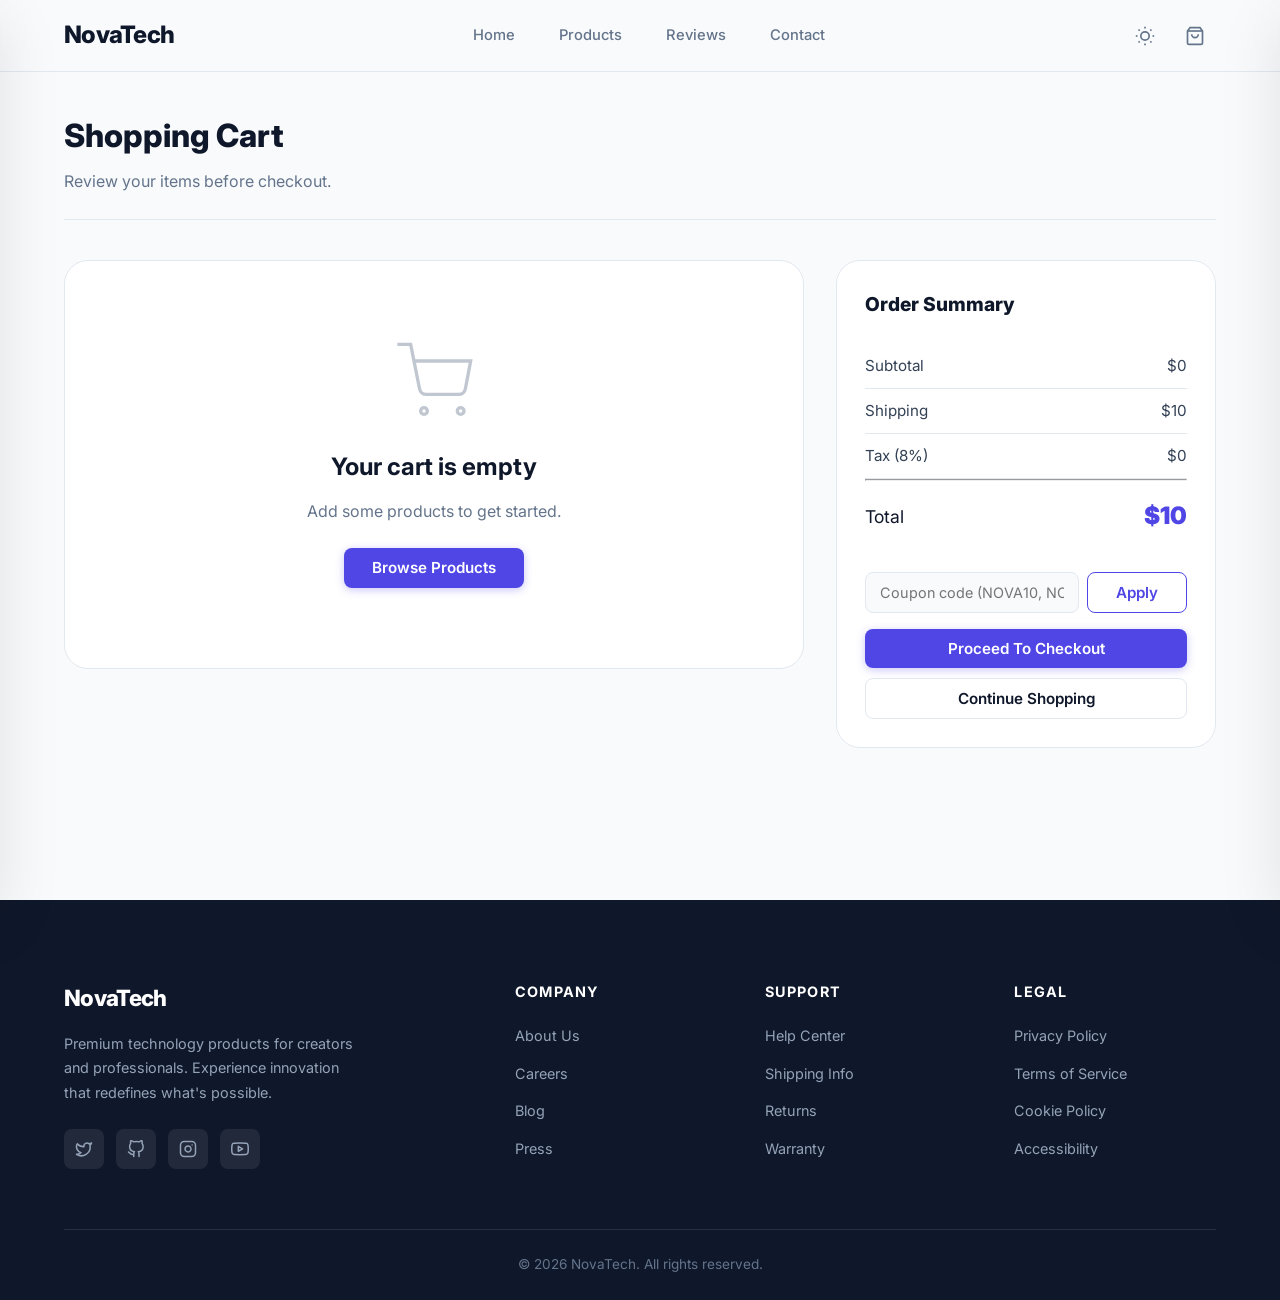
<file: cart.html>
<!doctype html>
<html lang="en" data-theme="light">

<head>
    <meta charset="UTF-8" />
    <meta name="viewport" content="width=device-width, initial-scale=1.0" />
    <meta name="description" content="NovaTech Store - Shopping Cart" />
    <title>Shopping Cart | NovaTech</title>
    <link rel="preconnect" href="https://fonts.googleapis.com" />
    <link rel="preconnect" href="https://fonts.gstatic.com" crossorigin />
    <link href="https://fonts.googleapis.com/css2?family=Inter:wght@300;400;500;600;700;800;900&display=swap"
        rel="stylesheet" />
    <link rel="stylesheet" href="assets/css/style.css" />
    <link rel="stylesheet" href="assets/css/cart-page.css" />
    <link rel="icon" type="image/svg+xml"
        href="data:image/svg+xml,<svg xmlns='http://www.w3.org/2000/svg' viewBox='0 0 32 32'><rect width='32' height='32' rx='6' fill='%234f46e5'/><text x='50%25' y='55%25' dominant-baseline='middle' text-anchor='middle' fill='white' font-family='Inter,sans-serif' font-weight='700' font-size='18'>N</text></svg>" />
</head>

<body>
    <div id="toast-container" aria-live="polite"></div>

    <!-- Back to Top -->
    <button id="back-to-top" class="back-to-top" aria-label="Back to top">
        <svg width="20" height="20" viewBox="0 0 24 24" fill="none" stroke="currentColor" stroke-width="2.5"
            stroke-linecap="round" stroke-linejoin="round">
            <polyline points="18 15 12 9 6 15"></polyline>
        </svg>
    </button>

    <!-- wishlist -->
    <aside id="wishlist-sidebar" class="wishlist-sidebar" aria-label="My wishlist" role="dialog" aria-modal="true">
        <div class="wishlist-header">
            <h2>
                My Wishlist
                <span id="wishlist-count-badge" class="cart-count-badge">0</span>
            </h2>
            <button id="wishlist-close" class="cart-close" aria-label="Close wishlist">
                <svg width="24" height="24" viewBox="0 0 24 24" fill="none" stroke="currentColor" stroke-width="2">
                    <line x1="18" y1="6" x2="6" y2="18"></line>
                    <line x1="6" y1="6" x2="18" y2="18"></line>
                </svg>
            </button>
        </div>

        <div id="wishlist-items" class="wishlist-items"></div>

        <div id="wishlist-empty" class="cart-empty">
            <svg width="64" height="64" viewBox="0 0 24 24" fill="none" stroke="currentColor" stroke-width="1">
                <path
                    d="M20.84 4.61a5.5 5.5 0 0 0-7.78 0L12 5.67l-1.06-1.06a5.5 5.5 0 0 0-7.78 7.78l1.06 1.06L12 21.23l7.78-7.78 1.06-1.06a5.5 5.5 0 0 0 0-7.78z">
                </path>
            </svg>
            <p>Your wishlist is empty</p>
            <span>Save products you love</span>
        </div>
    </aside>

    <!-- Overlay -->
    <div id="overlay" class="overlay" aria-hidden="true"></div>

    <!-- Cart Sidebar -->
    <aside id="cart-sidebar" class="cart-sidebar" aria-label="Shopping cart" role="dialog" aria-modal="true">
        <div class="cart-header">
            <h2>
                Shopping Cart
                <span id="cart-count-badge" class="cart-count-badge">0</span>
            </h2>
            <button id="cart-close" class="cart-close" aria-label="Close cart">
                <svg width="24" height="24" viewBox="0 0 24 24" fill="none" stroke="currentColor" stroke-width="2">
                    <line x1="18" y1="6" x2="6" y2="18"></line>
                    <line x1="6" y1="6" x2="18" y2="18"></line>
                </svg>
            </button>
        </div>

        <div id="cart-items" class="cart-items"></div>

        <div id="cart-empty" class="cart-empty">
            <svg width="64" height="64" viewBox="0 0 24 24" fill="none" stroke="currentColor" stroke-width="1">
                <circle cx="9" cy="21" r="1"></circle>
                <circle cx="20" cy="21" r="1"></circle>
                <path d="M1 1h4l2.68 13.39a2 2 0 0 0 2 1.61h9.72a2 2 0 0 0 2-1.61L23 6H6"></path>
            </svg>
            <p>Your cart is empty</p>
            <span>Add some products to get started</span>
        </div>

        <div id="cart-footer" class="cart-footer">
            <div class="cart-subtotal">
                <span>Subtotal</span>
                <span id="cart-total">$0.00</span>
            </div>
            <button id="checkout-btn" class="btn btn-primary btn-full">
                Checkout
            </button>
        </div>
    </aside>

    <!-- Mobile Menu -->
    <div id="mobile-menu" class="mobile-menu" role="dialog" aria-label="Navigation menu" aria-modal="true">
        <div class="mobile-menu-header">
            <span class="logo">NovaTech<span class="logo-dot">.</span></span>
            <button id="mobile-menu-close" class="mobile-menu-close" aria-label="Close menu">
                <svg width="24" height="24" viewBox="0 0 24 24" fill="none" stroke="currentColor" stroke-width="2">
                    <line x1="18" y1="6" x2="6" y2="18"></line>
                    <line x1="6" y1="6" x2="18" y2="18"></line>
                </svg>
            </button>
        </div>

        <nav class="mobile-nav">
            <a href="index.html" class="mobile-nav-link">Home</a>
            <a href="index.html#products" class="mobile-nav-link">Products</a>
            <a href="index.html#reviews" class="mobile-nav-link">Reviews</a>
            <a href="index.html#contact" class="mobile-nav-link">Contact</a>
        </nav>

        <div class="mobile-menu-actions">
            <button id="mobile-theme-toggle" class="mobile-theme-toggle" aria-label="Toggle dark mode">
                <svg class="sun-icon" width="20" height="20" viewBox="0 0 24 24" fill="none" stroke="currentColor"
                    stroke-width="2">
                    <circle cx="12" cy="12" r="5"></circle>
                    <line x1="12" y1="1" x2="12" y2="3"></line>
                    <line x1="12" y1="21" x2="12" y2="23"></line>
                    <line x1="4.22" y1="4.22" x2="5.64" y2="5.64"></line>
                    <line x1="18.36" y1="18.36" x2="19.78" y2="19.78"></line>
                    <line x1="1" y1="12" x2="3" y2="12"></line>
                    <line x1="21" y1="12" x2="23" y2="12"></line>
                    <line x1="4.22" y1="19.78" x2="5.64" y2="18.36"></line>
                    <line x1="18.36" y1="5.64" x2="19.78" y2="4.22"></line>
                </svg>
                <svg class="moon-icon" width="20" height="20" viewBox="0 0 24 24" fill="none" stroke="currentColor"
                    stroke-width="2">
                    <path d="M21 12.79A9 9 0 1 1 11.21 3 7 7 0 0 0 21 12.79z"></path>
                </svg>
                <span>Dark Mode</span>
            </button>
        </div>
    </div>

    <!-- Navbar -->
    <header id="navbar" class="navbar">
        <div class="container navbar-inner">
            <a href="index.html" class="logo" aria-label="NovaTech Home">
                NovaTech
            </a>

            <nav class="nav-desktop" aria-label="Main navigation">
                <a href="index.html" class="nav-link">Home</a>
                <a href="index.html#products" class="nav-link">Products</a>
                <a href="index.html#reviews" class="nav-link">Reviews</a>
                <a href="index.html#contact" class="nav-link">Contact</a>
            </nav>

            <div class="navbar-actions">
                <button id="theme-toggle" class="icon-btn theme-toggle" aria-label="Toggle dark mode">
                    <svg class="sun-icon" width="20" height="20" viewBox="0 0 24 24" fill="none" stroke="currentColor"
                        stroke-width="2">
                        <circle cx="12" cy="12" r="5"></circle>
                        <line x1="12" y1="1" x2="12" y2="3"></line>
                        <line x1="12" y1="21" x2="12" y2="23"></line>
                        <line x1="4.22" y1="4.22" x2="5.64" y2="5.64"></line>
                        <line x1="18.36" y1="18.36" x2="19.78" y2="19.78"></line>
                        <line x1="1" y1="12" x2="3" y2="12"></line>
                        <line x1="21" y1="12" x2="23" y2="12"></line>
                        <line x1="4.22" y1="19.78" x2="5.64" y2="18.36"></line>
                        <line x1="18.36" y1="5.64" x2="19.78" y2="4.22"></line>
                    </svg>
                    <svg class="moon-icon" width="20" height="20" viewBox="0 0 24 24" fill="none" stroke="currentColor"
                        stroke-width="2">
                        <path d="M21 12.79A9 9 0 1 1 11.21 3 7 7 0 0 0 21 12.79z"></path>
                    </svg>
                </button>

                <button id="cart-btn" class="icon-btn cart-btn" aria-label="Open cart">
                    <svg width="20" height="20" viewBox="0 0 24 24" fill="none" stroke="currentColor" stroke-width="2">
                        <path d="M6 2L3 6v14a2 2 0 0 0 2 2h14a2 2 0 0 0 2-2V6l-3-4z"></path>
                        <line x1="3" y1="6" x2="21" y2="6"></line>
                        <path d="M16 10a4 4 0 0 1-8 0"></path>
                    </svg>
                    <span id="cart-counter" class="cart-counter" aria-label="items in cart">0</span>
                </button>

                <button id="mobile-menu-btn" class="icon-btn mobile-menu-btn" aria-label="Open menu"
                    aria-expanded="false">
                    <svg width="22" height="22" viewBox="0 0 24 24" fill="none" stroke="currentColor" stroke-width="2">
                        <line x1="3" y1="6" x2="21" y2="6"></line>
                        <line x1="3" y1="12" x2="21" y2="12"></line>
                        <line x1="3" y1="18" x2="21" y2="18"></line>
                    </svg>
                </button>
            </div>
        </div>
    </header>

    <main class="cart-page">
        <div class="container">

            <div class="page-header">
                <h1>Shopping Cart</h1>
                <p>Review your items before checkout.</p>
            </div>

            <div class="cart-layout">

                <section class="cart-products">
                    <div id="cart-page-items"></div>
                </section>

                <aside class="cart-summary">

                    <h2>Order Summary</h2>

                    <div class="summary-row">
                        <span>Subtotal</span>
                        <span id="summary-subtotal">$0</span>
                    </div>

                    <div class="summary-row">
                        <span>Shipping</span>
                        <span id="summary-shipping">$0</span>
                    </div>

                    <div class="summary-row">
                        <span>Tax (8%)</span>
                        <span id="summary-tax">$0</span>
                    </div>

                    <div class="summary-row discount" style="display:none">
                        <span>Discount</span>
                        <span id="summary-discount">-$0</span>
                    </div>

                    <hr>

                    <div class="summary-total">
                        <span>Total</span>
                        <strong id="summary-total">$0</strong>
                    </div>

                    <div class="coupon-box">
                        <input id="coupon-input" type="text" placeholder="Coupon code (NOVA10, NOVA20)" />
                        <button id="coupon-btn" class="btn btn-outline">Apply</button>
                    </div>

                    <p id="coupon-applied" class="coupon-applied"></p>

                    <button id="go-checkout" class="btn btn-primary btn-full">
                        Proceed To Checkout
                    </button>

                    <a href="index.html#products" class="btn btn-ghost btn-full" style="margin-top:10px">
                        Continue Shopping
                    </a>

                </aside>

            </div>

        </div>
    </main>

    <!-- Footer -->
    <footer class="footer">
        <div class="container">
            <div class="footer-grid">
                <div class="footer-brand">
                    <a href="#home" class="logo">NovaTech</a>
                    <p>
                        Premium technology products for creators and
                        professionals. Experience innovation that redefines
                        what's possible.
                    </p>
                    <div class="footer-socials">
                        <a href="#" aria-label="Twitter" class="social-link">
                            <svg width="18" height="18" viewBox="0 0 24 24" fill="none" stroke="currentColor"
                                stroke-width="2" stroke-linecap="round" stroke-linejoin="round">
                                <path
                                    d="M22 4s-.7 2.1-2 3.4c1.6 10-9.4 17.3-18 11.6 2.2.1 4.4-.6 6-2C3 15.5.5 9.6 3 5c2.2 2.6 5.6 4.1 9 4-.9-4.2 4-6.6 7-3.8 1.1 0 3-1.2 3-1.2z">
                                </path>
                            </svg>
                        </a>
                        <a href="#" aria-label="GitHub" class="social-link">
                            <svg width="18" height="18" viewBox="0 0 24 24" fill="none" stroke="currentColor"
                                stroke-width="2" stroke-linecap="round" stroke-linejoin="round">
                                <path
                                    d="M9 19c-5 1.5-5-2.5-7-3m14 6v-3.87a3.37 3.37 0 0 0-.94-2.61c3.14-.35 6.44-1.54 6.44-7A5.44 5.44 0 0 0 20 4.77 5.07 5.07 0 0 0 19.91 1S18.73.65 16 2.48a13.38 13.38 0 0 0-7 0C6.27.65 5.09 1 5.09 1A5.07 5.07 0 0 0 5 4.77a5.44 5.44 0 0 0-1.5 3.78c0 5.42 3.3 6.61 6.44 7A3.37 3.37 0 0 0 9 18.13V22">
                                </path>
                            </svg>
                        </a>
                        <a href="#" aria-label="Instagram" class="social-link">
                            <svg width="18" height="18" viewBox="0 0 24 24" fill="none" stroke="currentColor"
                                stroke-width="2" stroke-linecap="round" stroke-linejoin="round">
                                <rect x="2" y="2" width="20" height="20" rx="5" ry="5"></rect>
                                <path d="M16 11.37A4 4 0 1 1 12.63 8 4 4 0 0 1 16 11.37z"></path>
                                <line x1="17.5" y1="6.5" x2="17.51" y2="6.5"></line>
                            </svg>
                        </a>
                        <a href="#" aria-label="YouTube" class="social-link">
                            <svg width="18" height="18" viewBox="0 0 24 24" fill="none" stroke="currentColor"
                                stroke-width="2" stroke-linecap="round" stroke-linejoin="round">
                                <path
                                    d="M22.54 6.42a2.78 2.78 0 0 0-1.94-2C18.88 4 12 4 12 4s-6.88 0-8.6.46a2.78 2.78 0 0 0-1.94 2A29 29 0 0 0 1 11.75a29 29 0 0 0 .46 5.33A2.78 2.78 0 0 0 3.4 19.1c1.72.46 8.6.46 8.6.46s6.88 0 8.6-.46a2.78 2.78 0 0 0 1.94-2 29 29 0 0 0 .46-5.25 29 29 0 0 0-.46-5.33z">
                                </path>
                                <polygon points="9.75 15.02 15.5 11.75 9.75 8.48 9.75 15.02"></polygon>
                            </svg>
                        </a>
                    </div>
                </div>
                <div class="footer-links">
                    <h4>Company</h4>
                    <ul>
                        <li><a href="#">About Us</a></li>
                        <li><a href="#">Careers</a></li>
                        <li><a href="#">Blog</a></li>
                        <li><a href="#">Press</a></li>
                    </ul>
                </div>
                <div class="footer-links">
                    <h4>Support</h4>
                    <ul>
                        <li><a href="#">Help Center</a></li>
                        <li><a href="#">Shipping Info</a></li>
                        <li><a href="#">Returns</a></li>
                        <li><a href="#">Warranty</a></li>
                    </ul>
                </div>
                <div class="footer-links">
                    <h4>Legal</h4>
                    <ul>
                        <li><a href="#">Privacy Policy</a></li>
                        <li><a href="#">Terms of Service</a></li>
                        <li><a href="#">Cookie Policy</a></li>
                        <li><a href="#">Accessibility</a></li>
                    </ul>
                </div>
            </div>
            <div class="footer-bottom">
                <p>&copy; 2026 NovaTech. All rights reserved.</p>
            </div>
        </div>
    </footer>

    <script type="module" src="assets/js/main.js"></script>

</body>

</html>
</file>
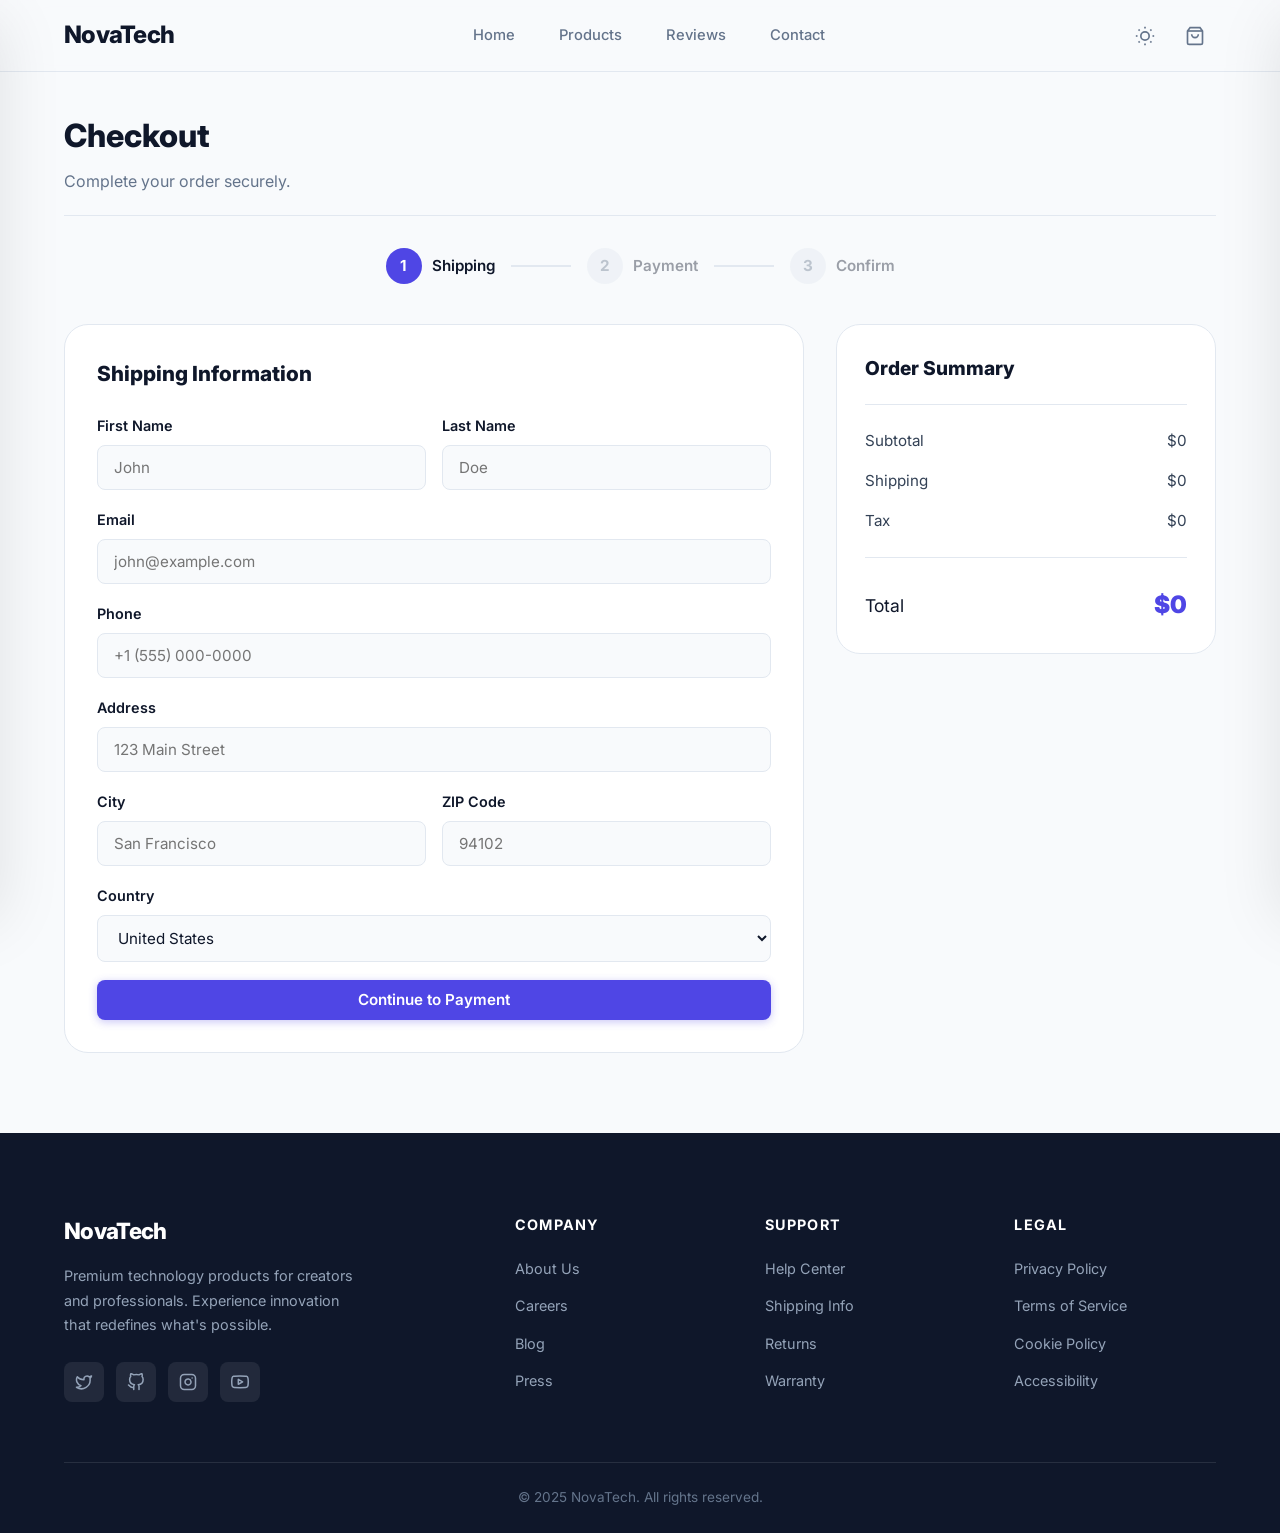
<file: checkout.html>
<!doctype html>
<html lang="en" data-theme="light">

<head>
    <meta charset="UTF-8" />
    <meta name="viewport" content="width=device-width, initial-scale=1.0" />
    <title>Checkout | NovaTech</title>
    <link rel="preconnect" href="https://fonts.googleapis.com" />
    <link rel="preconnect" href="https://fonts.gstatic.com" crossorigin />
    <link href="https://fonts.googleapis.com/css2?family=Inter:wght@300;400;500;600;700;800;900&display=swap"
        rel="stylesheet" />
    <link rel="stylesheet" href="assets/css/style.css" />
    <link rel="stylesheet" href="assets/css/checkout.css" />
    <link rel="icon" type="image/svg+xml"
        href="data:image/svg+xml,<svg xmlns='http://www.w3.org/2000/svg' viewBox='0 0 32 32'><rect width='32' height='32' rx='6' fill='%234f46e5'/><text x='50%25' y='55%25' dominant-baseline='middle' text-anchor='middle' fill='white' font-family='Inter,sans-serif' font-weight='700' font-size='18'>N</text></svg>" />
</head>

<body>

    <div id="toast-container" aria-live="polite"></div>

    <!-- wishlist -->
    <aside id="wishlist-sidebar" class="wishlist-sidebar" aria-label="My wishlist" role="dialog" aria-modal="true">
        <div class="wishlist-header">
            <h2>
                My Wishlist
                <span id="wishlist-count-badge" class="cart-count-badge">0</span>
            </h2>
            <button id="wishlist-close" class="cart-close" aria-label="Close wishlist">
                <svg width="24" height="24" viewBox="0 0 24 24" fill="none" stroke="currentColor" stroke-width="2">
                    <line x1="18" y1="6" x2="6" y2="18"></line>
                    <line x1="6" y1="6" x2="18" y2="18"></line>
                </svg>
            </button>
        </div>

        <div id="wishlist-items" class="wishlist-items"></div>

        <div id="wishlist-empty" class="cart-empty">
            <svg width="64" height="64" viewBox="0 0 24 24" fill="none" stroke="currentColor" stroke-width="1">
                <path
                    d="M20.84 4.61a5.5 5.5 0 0 0-7.78 0L12 5.67l-1.06-1.06a5.5 5.5 0 0 0-7.78 7.78l1.06 1.06L12 21.23l7.78-7.78 1.06-1.06a5.5 5.5 0 0 0 0-7.78z">
                </path>
            </svg>
            <p>Your wishlist is empty</p>
            <span>Save products you love</span>
        </div>
    </aside>

    <!-- Overlay -->
    <div id="overlay" class="overlay" aria-hidden="true"></div>

    <!-- Cart Sidebar -->
    <aside id="cart-sidebar" class="cart-sidebar" aria-label="Shopping cart" role="dialog" aria-modal="true">
        <div class="cart-header">
            <h2>
                Shopping Cart
                <span id="cart-count-badge" class="cart-count-badge">0</span>
            </h2>
            <button id="cart-close" class="cart-close" aria-label="Close cart">
                <svg width="24" height="24" viewBox="0 0 24 24" fill="none" stroke="currentColor" stroke-width="2">
                    <line x1="18" y1="6" x2="6" y2="18"></line>
                    <line x1="6" y1="6" x2="18" y2="18"></line>
                </svg>
            </button>
        </div>
        <div id="cart-items" class="cart-items"></div>
        <div id="cart-empty" class="cart-empty">
            <svg width="64" height="64" viewBox="0 0 24 24" fill="none" stroke="currentColor" stroke-width="1">
                <circle cx="9" cy="21" r="1"></circle>
                <circle cx="20" cy="21" r="1"></circle>
                <path d="M1 1h4l2.68 13.39a2 2 0 0 0 2 1.61h9.72a2 2 0 0 0 2-1.61L23 6H6"></path>
            </svg>
            <p>Your cart is empty</p>
        </div>
        <div id="cart-footer" class="cart-footer">
            <div class="cart-subtotal">
                <span>Subtotal</span>
                <span id="cart-total">$0.00</span>
            </div>
            <button id="checkout-btn" class="btn btn-primary btn-full">Checkout</button>
        </div>
    </aside>

    <!-- Mobile Menu -->
    <div id="mobile-menu" class="mobile-menu" role="dialog" aria-label="Navigation menu" aria-modal="true">
        <div class="mobile-menu-header">
            <span class="logo">NovaTech<span class="logo-dot">.</span></span>
            <button id="mobile-menu-close" class="mobile-menu-close" aria-label="Close menu">
                <svg width="24" height="24" viewBox="0 0 24 24" fill="none" stroke="currentColor" stroke-width="2">
                    <line x1="18" y1="6" x2="6" y2="18"></line>
                    <line x1="6" y1="6" x2="18" y2="18"></line>
                </svg>
            </button>
        </div>
        <nav class="mobile-nav">
            <a href="index.html" class="mobile-nav-link">Home</a>
            <a href="index.html#products" class="mobile-nav-link">Products</a>
            <a href="index.html#reviews" class="mobile-nav-link">Reviews</a>
            <a href="index.html#contact" class="mobile-nav-link">Contact</a>
        </nav>
        <div class="mobile-menu-actions">
            <button id="mobile-theme-toggle" class="mobile-theme-toggle" aria-label="Toggle dark mode">
                <svg class="sun-icon" width="20" height="20" viewBox="0 0 24 24" fill="none" stroke="currentColor"
                    stroke-width="2">
                    <circle cx="12" cy="12" r="5"></circle>
                    <line x1="12" y1="1" x2="12" y2="3"></line>
                    <line x1="12" y1="21" x2="12" y2="23"></line>
                    <line x1="4.22" y1="4.22" x2="5.64" y2="5.64"></line>
                    <line x1="18.36" y1="18.36" x2="19.78" y2="19.78"></line>
                    <line x1="1" y1="12" x2="3" y2="12"></line>
                    <line x1="21" y1="12" x2="23" y2="12"></line>
                    <line x1="4.22" y1="19.78" x2="5.64" y2="18.36"></line>
                    <line x1="18.36" y1="5.64" x2="19.78" y2="4.22"></line>
                </svg>
                <svg class="moon-icon" width="20" height="20" viewBox="0 0 24 24" fill="none" stroke="currentColor"
                    stroke-width="2">
                    <path d="M21 12.79A9 9 0 1 1 11.21 3 7 7 0 0 0 21 12.79z"></path>
                </svg>
                <span>Dark Mode</span>
            </button>
        </div>
    </div>

    <!-- Navbar -->
    <header id="navbar" class="navbar">
        <div class="container navbar-inner">
            <a href="index.html" class="logo" aria-label="NovaTech Home">
                NovaTech
            </a>
            <nav class="nav-desktop" aria-label="Main navigation">
                <a href="index.html" class="nav-link">Home</a>
                <a href="index.html#products" class="nav-link">Products</a>
                <a href="index.html#reviews" class="nav-link">Reviews</a>
                <a href="index.html#contact" class="nav-link">Contact</a>
            </nav>
            <div class="navbar-actions">
                <button id="theme-toggle" class="icon-btn theme-toggle" aria-label="Toggle dark mode">
                    <svg class="sun-icon" width="20" height="20" viewBox="0 0 24 24" fill="none" stroke="currentColor"
                        stroke-width="2">
                        <circle cx="12" cy="12" r="5"></circle>
                        <line x1="12" y1="1" x2="12" y2="3"></line>
                        <line x1="12" y1="21" x2="12" y2="23"></line>
                        <line x1="4.22" y1="4.22" x2="5.64" y2="5.64"></line>
                        <line x1="18.36" y1="18.36" x2="19.78" y2="19.78"></line>
                        <line x1="1" y1="12" x2="3" y2="12"></line>
                        <line x1="21" y1="12" x2="23" y2="12"></line>
                        <line x1="4.22" y1="19.78" x2="5.64" y2="18.36"></line>
                        <line x1="18.36" y1="5.64" x2="19.78" y2="4.22"></line>
                    </svg>
                    <svg class="moon-icon" width="20" height="20" viewBox="0 0 24 24" fill="none" stroke="currentColor"
                        stroke-width="2">
                        <path d="M21 12.79A9 9 0 1 1 11.21 3 7 7 0 0 0 21 12.79z"></path>
                    </svg>
                </button>
                
                <button id="cart-btn" class="icon-btn cart-btn" aria-label="Open cart">
                    <svg width="20" height="20" viewBox="0 0 24 24" fill="none" stroke="currentColor" stroke-width="2">
                        <path d="M6 2L3 6v14a2 2 0 0 0 2 2h14a2 2 0 0 0 2-2V6l-3-4z"></path>
                        <line x1="3" y1="6" x2="21" y2="6"></line>
                        <path d="M16 10a4 4 0 0 1-8 0"></path>
                    </svg>
                    <span id="cart-counter" class="cart-counter" aria-label="items in cart">0</span>
                </button>
                <button id="mobile-menu-btn" class="icon-btn mobile-menu-btn" aria-label="Open menu"
                    aria-expanded="false">
                    <svg width="22" height="22" viewBox="0 0 24 24" fill="none" stroke="currentColor" stroke-width="2">
                        <line x1="3" y1="6" x2="21" y2="6"></line>
                        <line x1="3" y1="12" x2="21" y2="12"></line>
                        <line x1="3" y1="18" x2="21" y2="18"></line>
                    </svg>
                </button>
            </div>
        </div>
    </header>

    <main class="checkout-page">
        <div class="container">

            <div class="page-header">
                <h1>Checkout</h1>
                <p>Complete your order securely.</p>
            </div>

            <div class="checkout-steps">
                <div class="step active">
                    <span class="step-number">1</span>
                    <span class="step-label">Shipping</span>
                </div>
                <div class="step-line"></div>
                <div class="step" id="step-2">
                    <span class="step-number">2</span>
                    <span class="step-label">Payment</span>
                </div>
                <div class="step-line"></div>
                <div class="step" id="step-3">
                    <span class="step-number">3</span>
                    <span class="step-label">Confirm</span>
                </div>
            </div>

            <div class="checkout-layout">

                <div class="checkout-forms">

                    <div id="step-shipping" class="checkout-step-content active">
                        <h2>Shipping Information</h2>
                        <form id="shipping-form">
                            <div class="form-row">
                                <div class="form-group">
                                    <label for="first-name">First Name</label>
                                    <input type="text" id="first-name" placeholder="John" required />
                                </div>
                                <div class="form-group">
                                    <label for="last-name">Last Name</label>
                                    <input type="text" id="last-name" placeholder="Doe" required />
                                </div>
                            </div>
                            <div class="form-group">
                                <label for="email">Email</label>
                                <input type="email" id="email" placeholder="john@example.com" required />
                            </div>
                            <div class="form-group">
                                <label for="phone">Phone</label>
                                <input type="tel" id="phone" placeholder="+1 (555) 000-0000" />
                            </div>
                            <div class="form-group">
                                <label for="address">Address</label>
                                <input type="text" id="address" placeholder="123 Main Street" required />
                            </div>
                            <div class="form-row">
                                <div class="form-group">
                                    <label for="city">City</label>
                                    <input type="text" id="city" placeholder="San Francisco" required />
                                </div>
                                <div class="form-group">
                                    <label for="zip">ZIP Code</label>
                                    <input type="text" id="zip" placeholder="94102" required />
                                </div>
                            </div>
                            <div class="form-group">
                                <label for="country">Country</label>
                                <select id="country">
                                    <option value="us">United States</option>
                                    <option value="uk">United Kingdom</option>
                                    <option value="ca">Canada</option>
                                    <option value="au">Australia</option>
                                    <option value="de">Germany</option>
                                    <option value="fr">France</option>
                                </select>
                            </div>
                            <button type="submit" class="btn btn-primary btn-full">
                                Continue to Payment
                            </button>
                        </form>
                    </div>

                    <div id="step-payment" class="checkout-step-content">
                        <h2>Payment Information</h2>
                        <form id="payment-form">

                            <div class="payment-methods">
                                <label class="payment-method active">
                                    <input type="radio" name="payment" value="card" checked />
                                    <span>Credit / Debit Card</span>
                                    <svg width="40" height="24" viewBox="0 0 40 24" fill="none">
                                        <rect width="40" height="24" rx="4" fill="#1a1f71"/>
                                        <text x="8" y="16" fill="white" font-size="10" font-weight="bold">VISA</text>
                                    </svg>
                                </label>
                                <label class="payment-method">
                                    <input type="radio" name="payment" value="paypal" />
                                    <span>PayPal</span>
                                    <svg width="60" height="16" viewBox="0 0 60 16" fill="none">
                                        <text x="0" y="13" fill="#003087" font-size="14" font-weight="bold">Pay</text>
                                        <text x="22" y="13" fill="#009cde" font-size="14" font-weight="bold">Pal</text>
                                    </svg>
                                </label>
                            </div>

                            <div id="card-fields">
                                <div class="form-group">
                                    <label for="card-name">Name on Card</label>
                                    <input type="text" id="card-name" placeholder="John Doe" required />
                                </div>
                                <div class="form-group">
                                    <label for="card-number">Card Number</label>
                                    <input type="text" id="card-number" placeholder="1234 5678 9012 3456"
                                        maxlength="19" required />
                                </div>
                                <div class="form-row">
                                    <div class="form-group">
                                        <label for="card-expiry">Expiry Date</label>
                                        <input type="text" id="card-expiry" placeholder="MM/YY" maxlength="5"
                                            required />
                                    </div>
                                    <div class="form-group">
                                        <label for="card-cvv">CVV</label>
                                        <input type="text" id="card-cvv" placeholder="123" maxlength="3" required />
                                    </div>
                                </div>
                            </div>

                            <div class="secure-badge">
                                <svg width="16" height="16" viewBox="0 0 24 24" fill="none" stroke="currentColor"
                                    stroke-width="2">
                                    <path d="M12 22s8-4 8-10V5l-8-3-8 3v7c0 6 8 10 8 10z"></path>
                                </svg>
                                <span>Your payment is secured with 256-bit SSL encryption</span>
                            </div>

                            <div class="form-actions">
                                <button type="button" id="back-to-shipping" class="btn btn-ghost">
                                    Back
                                </button>
                                <button type="submit" class="btn btn-primary">
                                    Review Order
                                </button>
                            </div>
                        </form>
                    </div>

                    <div id="step-confirm" class="checkout-step-content">
                        <h2>Review Your Order</h2>
                        <div id="confirm-items"></div>
                        <div class="form-actions">
                            <button type="button" id="back-to-payment" class="btn btn-ghost">
                                Back
                            </button>
                            <button type="button" id="place-order" class="btn btn-primary">
                                Place Order
                            </button>
                        </div>
                    </div>

                </div>

                <aside class="checkout-summary">
                    <h2>Order Summary</h2>
                    <div id="checkout-items-list"></div>
                    <hr>
                    <div class="summary-row">
                        <span>Subtotal</span>
                        <span id="co-subtotal">$0</span>
                    </div>
                    <div class="summary-row">
                        <span>Shipping</span>
                        <span id="co-shipping">$0</span>
                    </div>
                    <div class="summary-row">
                        <span>Tax</span>
                        <span id="co-tax">$0</span>
                    </div>
                    <div class="summary-row discount" id="co-discount-row" style="display:none">
                        <span>Discount</span>
                        <span id="co-discount">-$0</span>
                    </div>
                    <hr>
                    <div class="summary-total">
                        <span>Total</span>
                        <strong id="co-total">$0</strong>
                    </div>
                </aside>

            </div>

        </div>
    </main>

    <!-- Footer -->
    <footer class="footer">
        <div class="container">
            <div class="footer-grid">
                <div class="footer-brand">
                    <a href="#home" class="logo">NovaTech</a>
                    <p>
                        Premium technology products for creators and
                        professionals. Experience innovation that redefines
                        what's possible.
                    </p>
                    <div class="footer-socials">
                        <a href="#" aria-label="Twitter" class="social-link">
                            <svg width="18" height="18" viewBox="0 0 24 24" fill="none" stroke="currentColor"
                                stroke-width="2" stroke-linecap="round" stroke-linejoin="round">
                                <path
                                    d="M22 4s-.7 2.1-2 3.4c1.6 10-9.4 17.3-18 11.6 2.2.1 4.4-.6 6-2C3 15.5.5 9.6 3 5c2.2 2.6 5.6 4.1 9 4-.9-4.2 4-6.6 7-3.8 1.1 0 3-1.2 3-1.2z">
                                </path>
                            </svg>
                        </a>
                        <a href="#" aria-label="GitHub" class="social-link">
                            <svg width="18" height="18" viewBox="0 0 24 24" fill="none" stroke="currentColor"
                                stroke-width="2" stroke-linecap="round" stroke-linejoin="round">
                                <path
                                    d="M9 19c-5 1.5-5-2.5-7-3m14 6v-3.87a3.37 3.37 0 0 0-.94-2.61c3.14-.35 6.44-1.54 6.44-7A5.44 5.44 0 0 0 20 4.77 5.07 5.07 0 0 0 19.91 1S18.73.65 16 2.48a13.38 13.38 0 0 0-7 0C6.27.65 5.09 1 5.09 1A5.07 5.07 0 0 0 5 4.77a5.44 5.44 0 0 0-1.5 3.78c0 5.42 3.3 6.61 6.44 7A3.37 3.37 0 0 0 9 18.13V22">
                                </path>
                            </svg>
                        </a>
                        <a href="#" aria-label="Instagram" class="social-link">
                            <svg width="18" height="18" viewBox="0 0 24 24" fill="none" stroke="currentColor"
                                stroke-width="2" stroke-linecap="round" stroke-linejoin="round">
                                <rect x="2" y="2" width="20" height="20" rx="5" ry="5"></rect>
                                <path d="M16 11.37A4 4 0 1 1 12.63 8 4 4 0 0 1 16 11.37z"></path>
                                <line x1="17.5" y1="6.5" x2="17.51" y2="6.5"></line>
                            </svg>
                        </a>
                        <a href="#" aria-label="YouTube" class="social-link">
                            <svg width="18" height="18" viewBox="0 0 24 24" fill="none" stroke="currentColor"
                                stroke-width="2" stroke-linecap="round" stroke-linejoin="round">
                                <path
                                    d="M22.54 6.42a2.78 2.78 0 0 0-1.94-2C18.88 4 12 4 12 4s-6.88 0-8.6.46a2.78 2.78 0 0 0-1.94 2A29 29 0 0 0 1 11.75a29 29 0 0 0 .46 5.33A2.78 2.78 0 0 0 3.4 19.1c1.72.46 8.6.46 8.6.46s6.88 0 8.6-.46a2.78 2.78 0 0 0 1.94-2 29 29 0 0 0 .46-5.25 29 29 0 0 0-.46-5.33z">
                                </path>
                                <polygon points="9.75 15.02 15.5 11.75 9.75 8.48 9.75 15.02"></polygon>
                            </svg>
                        </a>
                    </div>
                </div>
                <div class="footer-links">
                    <h4>Company</h4>
                    <ul>
                        <li><a href="#">About Us</a></li>
                        <li><a href="#">Careers</a></li>
                        <li><a href="#">Blog</a></li>
                        <li><a href="#">Press</a></li>
                    </ul>
                </div>
                <div class="footer-links">
                    <h4>Support</h4>
                    <ul>
                        <li><a href="#">Help Center</a></li>
                        <li><a href="#">Shipping Info</a></li>
                        <li><a href="#">Returns</a></li>
                        <li><a href="#">Warranty</a></li>
                    </ul>
                </div>
                <div class="footer-links">
                    <h4>Legal</h4>
                    <ul>
                        <li><a href="#">Privacy Policy</a></li>
                        <li><a href="#">Terms of Service</a></li>
                        <li><a href="#">Cookie Policy</a></li>
                        <li><a href="#">Accessibility</a></li>
                    </ul>
                </div>
            </div>
            <div class="footer-bottom">
                <p>&copy; 2025 NovaTech. All rights reserved.</p>
            </div>
        </div>
    </footer>

    <script type="module" src="assets/js/main.js"></script>
</body>

</html>
</file>
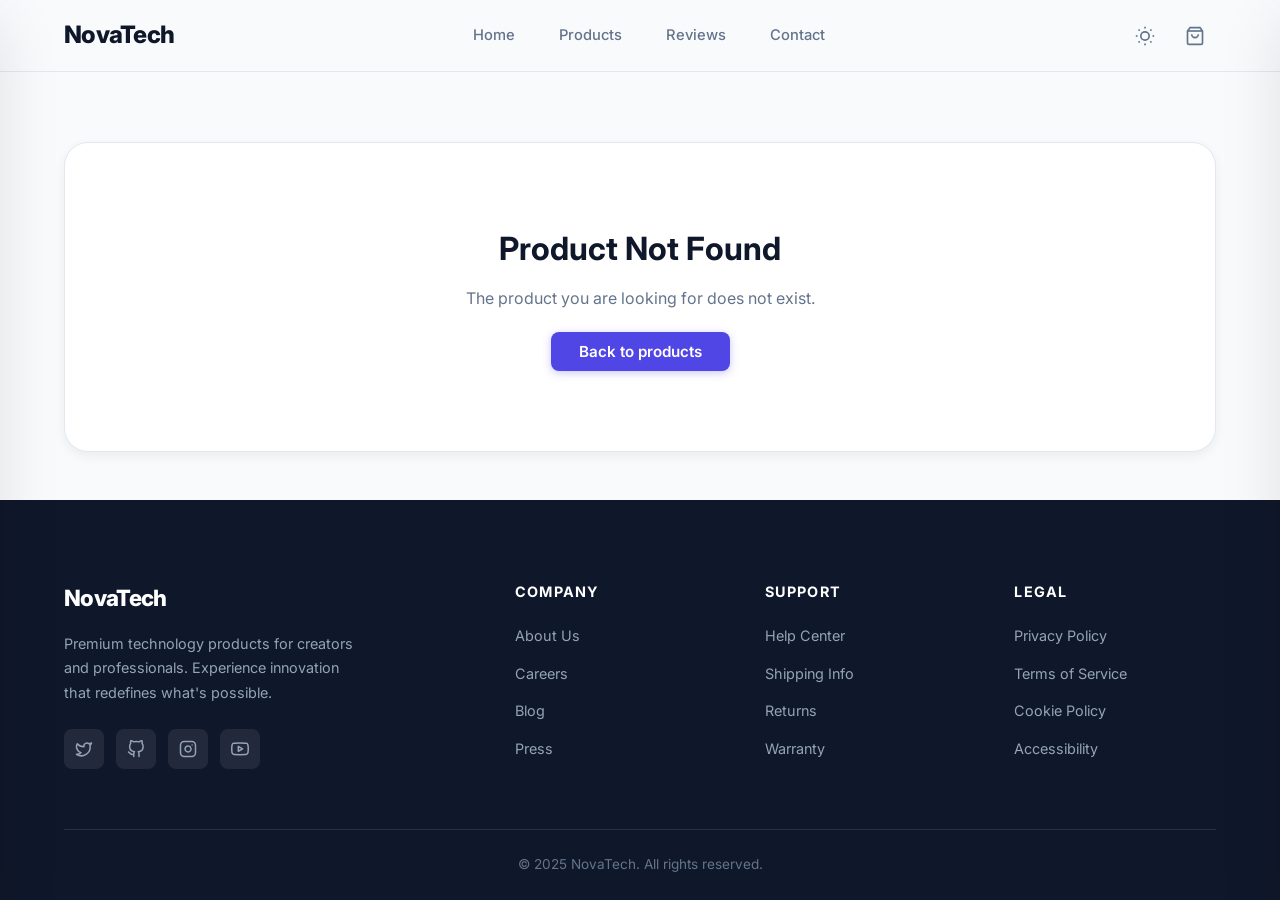
<file: product.html>
<!doctype html>
<html lang="en" data-theme="light">

<head>
    <meta charset="UTF-8" />
    <meta name="viewport" content="width=device-width, initial-scale=1.0" />
    <meta name="description"
        content="NovaTech Store product details. Explore premium technology devices with full specs, gallery, and related products." />
    <title>NovaTech Store — Product Details</title>
    <link rel="preconnect" href="https://fonts.googleapis.com" />
    <link rel="preconnect" href="https://fonts.gstatic.com" crossorigin />
    <link href="https://fonts.googleapis.com/css2?family=Inter:wght@300;400;500;600;700;800;900&display=swap"
        rel="stylesheet" />
    <link rel="stylesheet" href="assets/css/style.css" />
    <link rel="stylesheet" href="assets/css/product.css" />
    <link rel="icon" type="image/svg+xml"
        href="data:image/svg+xml,<svg xmlns='http://www.w3.org/2000/svg' viewBox='0 0 32 32'><rect width='32' height='32' rx='6' fill='%234f46e5'/><text x='50%25' y='55%25' dominant-baseline='middle' text-anchor='middle' fill='white' font-family='Inter,sans-serif' font-weight='700' font-size='18'>N</text></svg>" />
</head>

<body>
    <div id="toast-container" aria-live="polite"></div>

    <!-- Back to Top -->
    <button id="back-to-top" class="back-to-top" aria-label="Back to top">
        <svg width="20" height="20" viewBox="0 0 24 24" fill="none" stroke="currentColor" stroke-width="2.5"
            stroke-linecap="round" stroke-linejoin="round">
            <polyline points="18 15 12 9 6 15"></polyline>
        </svg>
    </button>

    <!-- wishlist -->
    <aside id="wishlist-sidebar" class="wishlist-sidebar" aria-label="My wishlist" role="dialog" aria-modal="true">
        <div class="wishlist-header">
            <h2>
                My Wishlist
                <span id="wishlist-count-badge" class="cart-count-badge">0</span>
            </h2>
            <button id="wishlist-close" class="cart-close" aria-label="Close wishlist">
                <svg width="24" height="24" viewBox="0 0 24 24" fill="none" stroke="currentColor" stroke-width="2">
                    <line x1="18" y1="6" x2="6" y2="18"></line>
                    <line x1="6" y1="6" x2="18" y2="18"></line>
                </svg>
            </button>
        </div>

        <div id="wishlist-items" class="wishlist-items"></div>

        <div id="wishlist-empty" class="cart-empty">
            <svg width="64" height="64" viewBox="0 0 24 24" fill="none" stroke="currentColor" stroke-width="1">
                <path
                    d="M20.84 4.61a5.5 5.5 0 0 0-7.78 0L12 5.67l-1.06-1.06a5.5 5.5 0 0 0-7.78 7.78l1.06 1.06L12 21.23l7.78-7.78 1.06-1.06a5.5 5.5 0 0 0 0-7.78z">
                </path>
            </svg>
            <p>Your wishlist is empty</p>
            <span>Save products you love</span>
        </div>
    </aside>

    <!-- Overlay -->
    <div id="overlay" class="overlay" aria-hidden="true"></div>

    <!-- Cart Sidebar -->
    <aside id="cart-sidebar" class="cart-sidebar" aria-label="Shopping cart" role="dialog" aria-modal="true">
        <div class="cart-header">
            <h2>
                Shopping Cart
                <span id="cart-count-badge" class="cart-count-badge">0</span>
            </h2>
            <button id="cart-close" class="cart-close" aria-label="Close cart">
                <svg width="24" height="24" viewBox="0 0 24 24" fill="none" stroke="currentColor" stroke-width="2">
                    <line x1="18" y1="6" x2="6" y2="18"></line>
                    <line x1="6" y1="6" x2="18" y2="18"></line>
                </svg>
            </button>
        </div>

        <div id="cart-items" class="cart-items"></div>

        <div id="cart-empty" class="cart-empty">
            <svg width="64" height="64" viewBox="0 0 24 24" fill="none" stroke="currentColor" stroke-width="1">
                <circle cx="9" cy="21" r="1"></circle>
                <circle cx="20" cy="21" r="1"></circle>
                <path d="M1 1h4l2.68 13.39a2 2 0 0 0 2 1.61h9.72a2 2 0 0 0 2-1.61L23 6H6"></path>
            </svg>
            <p>Your cart is empty</p>
            <span>Add some products to get started</span>
        </div>

        <div id="cart-footer" class="cart-footer">
            <div class="cart-subtotal">
                <span>Subtotal</span>
                <span id="cart-total">$0</span>
            </div>
            <button id="checkout-btn" class="btn btn-primary btn-full">Checkout</button>
        </div>
    </aside>

    <!-- Mobile Menu -->
    <div id="mobile-menu" class="mobile-menu" role="dialog" aria-label="Navigation menu" aria-modal="true">
        <div class="mobile-menu-header">
            <span class="logo">NovaTech<span class="logo-dot">.</span></span>
            <button id="mobile-menu-close" class="mobile-menu-close" aria-label="Close menu">
                <svg width="24" height="24" viewBox="0 0 24 24" fill="none" stroke="currentColor" stroke-width="2">
                    <line x1="18" y1="6" x2="6" y2="18"></line>
                    <line x1="6" y1="6" x2="18" y2="18"></line>
                </svg>
            </button>
        </div>

        <nav class="mobile-nav">
            <a href="index.html" class="mobile-nav-link">Home</a>
            <a href="index.html#products" class="mobile-nav-link">Products</a>
            <a href="index.html#reviews" class="mobile-nav-link">Reviews</a>
            <a href="index.html#contact" class="mobile-nav-link">Contact</a>
        </nav>

        <div class="mobile-menu-actions">
            <button id="mobile-theme-toggle" class="mobile-theme-toggle" aria-label="Toggle dark mode">
                <svg class="sun-icon" width="20" height="20" viewBox="0 0 24 24" fill="none" stroke="currentColor"
                    stroke-width="2">
                    <circle cx="12" cy="12" r="5"></circle>
                    <line x1="12" y1="1" x2="12" y2="3"></line>
                    <line x1="12" y1="21" x2="12" y2="23"></line>
                    <line x1="4.22" y1="4.22" x2="5.64" y2="5.64"></line>
                    <line x1="18.36" y1="18.36" x2="19.78" y2="19.78"></line>
                    <line x1="1" y1="12" x2="3" y2="12"></line>
                    <line x1="21" y1="12" x2="23" y2="12"></line>
                    <line x1="4.22" y1="19.78" x2="5.64" y2="18.36"></line>
                    <line x1="18.36" y1="5.64" x2="19.78" y2="4.22"></line>
                </svg>
                <svg class="moon-icon" width="20" height="20" viewBox="0 0 24 24" fill="none" stroke="currentColor"
                    stroke-width="2">
                    <path d="M21 12.79A9 9 0 1 1 11.21 3 7 7 0 0 0 21 12.79z"></path>
                </svg>
                <span>Dark Mode</span>
            </button>
        </div>
    </div>

    <!-- Navbar -->
    <header id="navbar" class="navbar">
        <div class="container navbar-inner">
            <a href="index.html" class="logo" aria-label="NovaTech Home">
                NovaTech
            </a>

            <nav class="nav-desktop" aria-label="Main navigation">
                <a href="index.html" class="nav-link">Home</a>
                <a href="index.html#products" class="nav-link">Products</a>
                <a href="index.html#reviews" class="nav-link">Reviews</a>
                <a href="index.html#contact" class="nav-link">Contact</a>
            </nav>

            <div class="navbar-actions">
                <button id="theme-toggle" class="icon-btn theme-toggle" aria-label="Toggle dark mode">
                    <svg class="sun-icon" width="20" height="20" viewBox="0 0 24 24" fill="none" stroke="currentColor"
                        stroke-width="2">
                        <circle cx="12" cy="12" r="5"></circle>
                        <line x1="12" y1="1" x2="12" y2="3"></line>
                        <line x1="12" y1="21" x2="12" y2="23"></line>
                        <line x1="4.22" y1="4.22" x2="5.64" y2="5.64"></line>
                        <line x1="18.36" y1="18.36" x2="19.78" y2="19.78"></line>
                        <line x1="1" y1="12" x2="3" y2="12"></line>
                        <line x1="21" y1="12" x2="23" y2="12"></line>
                        <line x1="4.22" y1="19.78" x2="5.64" y2="18.36"></line>
                        <line x1="18.36" y1="5.64" x2="19.78" y2="4.22"></line>
                    </svg>
                    <svg class="moon-icon" width="20" height="20" viewBox="0 0 24 24" fill="none" stroke="currentColor"
                        stroke-width="2">
                        <path d="M21 12.79A9 9 0 1 1 11.21 3 7 7 0 0 0 21 12.79z"></path>
                    </svg>
                </button>

                <button id="cart-btn" class="icon-btn cart-btn" aria-label="Open cart">
                    <svg width="20" height="20" viewBox="0 0 24 24" fill="none" stroke="currentColor" stroke-width="2">
                        <path d="M6 2L3 6v14a2 2 0 0 0 2 2h14a2 2 0 0 0 2-2V6l-3-4z"></path>
                        <line x1="3" y1="6" x2="21" y2="6"></line>
                        <path d="M16 10a4 4 0 0 1-8 0"></path>
                    </svg>
                    <span id="cart-counter" class="cart-counter" aria-label="items in cart">0</span>
                </button>

                <button id="mobile-menu-btn" class="icon-btn mobile-menu-btn" aria-label="Open menu"
                    aria-expanded="false">
                    <svg width="22" height="22" viewBox="0 0 24 24" fill="none" stroke="currentColor" stroke-width="2">
                        <line x1="3" y1="6" x2="21" y2="6"></line>
                        <line x1="3" y1="12" x2="21" y2="12"></line>
                        <line x1="3" y1="18" x2="21" y2="18"></line>
                    </svg>
                </button>
            </div>
        </div>
    </header>

    <main class="product-page">
        <section class="product-details">
            <div class="container">
                <div id="product-content"></div>
            </div>
        </section>

        <section id="related-section" class="related-products">
            <div class="container">
                <div class="section-header reveal">
                    <span class="section-label">Related</span>
                    <h2 class="section-title">You May Also Like</h2>
                    <p class="section-subtitle">More products selected for you.</p>
                </div>
                <div id="related-products-grid" class="products-grid"></div>
            </div>
        </section>

        <section id="recent-section" class="related-products recent-products">
            <div class="container">
                <div class="section-header reveal">
                    <span class="section-label">History</span>
                    <h2 class="section-title">Recently Viewed</h2>
                    <p class="section-subtitle">Continue exploring products you opened before.</p>
                </div>
                <div id="recent-products-grid" class="products-grid"></div>
            </div>
        </section>
    </main>

    <!-- Footer -->
    <footer class="footer">
        <div class="container">
            <div class="footer-grid">
                <div class="footer-brand">
                    <a href="#home" class="logo">NovaTech</a>
                    <p>
                        Premium technology products for creators and
                        professionals. Experience innovation that redefines
                        what's possible.
                    </p>
                    <div class="footer-socials">
                        <a href="#" aria-label="Twitter" class="social-link">
                            <svg width="18" height="18" viewBox="0 0 24 24" fill="none" stroke="currentColor"
                                stroke-width="2" stroke-linecap="round" stroke-linejoin="round">
                                <path
                                    d="M22 4s-.7 2.1-2 3.4c1.6 10-9.4 17.3-18 11.6 2.2.1 4.4-.6 6-2C3 15.5.5 9.6 3 5c2.2 2.6 5.6 4.1 9 4-.9-4.2 4-6.6 7-3.8 1.1 0 3-1.2 3-1.2z">
                                </path>
                            </svg>
                        </a>
                        <a href="#" aria-label="GitHub" class="social-link">
                            <svg width="18" height="18" viewBox="0 0 24 24" fill="none" stroke="currentColor"
                                stroke-width="2" stroke-linecap="round" stroke-linejoin="round">
                                <path
                                    d="M9 19c-5 1.5-5-2.5-7-3m14 6v-3.87a3.37 3.37 0 0 0-.94-2.61c3.14-.35 6.44-1.54 6.44-7A5.44 5.44 0 0 0 20 4.77 5.07 5.07 0 0 0 19.91 1S18.73.65 16 2.48a13.38 13.38 0 0 0-7 0C6.27.65 5.09 1 5.09 1A5.07 5.07 0 0 0 5 4.77a5.44 5.44 0 0 0-1.5 3.78c0 5.42 3.3 6.61 6.44 7A3.37 3.37 0 0 0 9 18.13V22">
                                </path>
                            </svg>
                        </a>
                        <a href="#" aria-label="Instagram" class="social-link">
                            <svg width="18" height="18" viewBox="0 0 24 24" fill="none" stroke="currentColor"
                                stroke-width="2" stroke-linecap="round" stroke-linejoin="round">
                                <rect x="2" y="2" width="20" height="20" rx="5" ry="5"></rect>
                                <path d="M16 11.37A4 4 0 1 1 12.63 8 4 4 0 0 1 16 11.37z"></path>
                                <line x1="17.5" y1="6.5" x2="17.51" y2="6.5"></line>
                            </svg>
                        </a>
                        <a href="#" aria-label="YouTube" class="social-link">
                            <svg width="18" height="18" viewBox="0 0 24 24" fill="none" stroke="currentColor"
                                stroke-width="2" stroke-linecap="round" stroke-linejoin="round">
                                <path
                                    d="M22.54 6.42a2.78 2.78 0 0 0-1.94-2C18.88 4 12 4 12 4s-6.88 0-8.6.46a2.78 2.78 0 0 0-1.94 2A29 29 0 0 0 1 11.75a29 29 0 0 0 .46 5.33A2.78 2.78 0 0 0 3.4 19.1c1.72.46 8.6.46 8.6.46s6.88 0 8.6-.46a2.78 2.78 0 0 0 1.94-2 29 29 0 0 0 .46-5.25 29 29 0 0 0-.46-5.33z">
                                </path>
                                <polygon points="9.75 15.02 15.5 11.75 9.75 8.48 9.75 15.02"></polygon>
                            </svg>
                        </a>
                    </div>
                </div>

                <div class="footer-links">
                    <h4>Company</h4>
                    <ul>
                        <li><a href="#">About Us</a></li>
                        <li><a href="#">Careers</a></li>
                        <li><a href="#">Blog</a></li>
                        <li><a href="#">Press</a></li>
                    </ul>
                </div>

                <div class="footer-links">
                    <h4>Support</h4>
                    <ul>
                        <li><a href="#">Help Center</a></li>
                        <li><a href="#">Shipping Info</a></li>
                        <li><a href="#">Returns</a></li>
                        <li><a href="#">Warranty</a></li>
                    </ul>
                </div>

                <div class="footer-links">
                    <h4>Legal</h4>
                    <ul>
                        <li><a href="#">Privacy Policy</a></li>
                        <li><a href="#">Terms of Service</a></li>
                        <li><a href="#">Cookie Policy</a></li>
                        <li><a href="#">Accessibility</a></li>
                    </ul>
                </div>
            </div>

            <div class="footer-bottom">
                <p>&copy; 2025 NovaTech. All rights reserved.</p>
            </div>
        </div>
    </footer>

    <script type="module" src="assets/js/main.js"></script>
</body>

</html>
</file>
<file: assets/css/style.css>
/* DESIGN SYSTEM & VARIABLES */
:root {
    --bg: #f8fafc;
    --surface: #ffffff;
    --card: #ffffff;
    --text: #0f172a;
    --text-secondary: #334155;
    --muted: #64748b;
    --primary: #4f46e5;
    --primary-hover: #4338ca;
    --primary-light: #eef2ff;
    --secondary: #06b6d4;
    --border: #e2e8f0;
    --shadow-sm: 0 1px 2px rgba(0, 0, 0, 0.04);
    --shadow-md: 0 4px 12px rgba(0, 0, 0, 0.06);
    --shadow-lg: 0 12px 40px rgba(0, 0, 0, 0.08);
    --shadow-xl: 0 20px 60px rgba(0, 0, 0, 0.1);
    --radius-sm: 8px;
    --radius-md: 12px;
    --radius-lg: 16px;
    --radius-xl: 24px;
    --transition: 0.3s cubic-bezier(0.4, 0, 0.2, 1);
    --font: "Inter", -apple-system, BlinkMacSystemFont, "Segoe UI", sans-serif;
    --container: 1200px;
    --nav-height: 72px;
    --success: #10b981;
    --error: #ef4444;
    --warning: #f59e0b;
}

[data-theme="dark"] {
    --bg: #0f172a;
    --surface: #1e293b;
    --card: #1e293b;
    --text: #f1f5f9;
    --text-secondary: #cbd5e1;
    --muted: #94a3b8;
    --primary-light: #1e1b4b;
    --border: #334155;
    --shadow-sm: 0 1px 2px rgba(0, 0, 0, 0.2);
    --shadow-md: 0 4px 12px rgba(0, 0, 0, 0.3);
    --shadow-lg: 0 12px 40px rgba(0, 0, 0, 0.4);
    --shadow-xl: 0 20px 60px rgba(0, 0, 0, 0.5);
}

/* RESET & BASE */
*,
*::before,
*::after {
    margin: 0;
    padding: 0;
    box-sizing: border-box;
}

html {
    scroll-behavior: smooth;
    -webkit-text-size-adjust: 100%;
}

body {
    font-family: var(--font);
    background: var(--bg);
    color: var(--text);
    line-height: 1.6;
    overflow-x: hidden;
    transition:
        background var(--transition),
        color var(--transition);
    -webkit-font-smoothing: antialiased;
    -moz-osx-font-smoothing: grayscale;
}

img {
    max-width: 100%;
    height: auto;
    display: block;
}

a {
    text-decoration: none;
    color: inherit;
    transition: color var(--transition);
}

ul {
    list-style: none;
}

button {
    cursor: pointer;
    border: none;
    background: none;
    font-family: inherit;
    font-size: inherit;
    color: inherit;
}

input,
select,
textarea {
    font-family: inherit;
    font-size: inherit;
    color: inherit;
}

.sr-only {
    position: absolute;
    width: 1px;
    height: 1px;
    padding: 0;
    margin: -1px;
    overflow: hidden;
    clip: rect(0, 0, 0, 0);
    white-space: nowrap;
    border: 0;
}

/* LAYOUT */
.container {
    max-width: var(--container);
    margin: 0 auto;
    padding: 0 24px;
}

/* BUTTONS */
.btn {
    display: inline-flex;
    align-items: center;
    justify-content: center;
    gap: 8px;
    padding: 12px 28px;
    border-radius: var(--radius-sm);
    font-weight: 600;
    font-size: 0.95rem;
    transition: all var(--transition);
    white-space: nowrap;
    line-height: 1;
}

.btn-primary {
    border-radius: var(--radius-sm);
    background: var(--primary);
    color: #fff;
    box-shadow: 0 2px 8px rgba(79, 70, 229, 0.3);
}

.btn-primary:hover {
    background: var(--primary-hover);
    box-shadow: 0 4px 16px rgba(79, 70, 229, 0.4);
    transform: translateY(-1px);
}

.btn-primary:active {
    transform: translateY(0);
}

.btn-ghost {
    background: var(--surface);
    color: var(--text);
    border: 1px solid var(--border);
}

.btn-ghost:hover {
    background: var(--primary-light);
    border-color: var(--primary);
    color: var(--primary);
}

.btn-outline {
    background: transparent;
    color: var(--primary);
    border: 1.5px solid var(--primary);
}

.btn-outline:hover {
    background: var(--primary);
    color: #fff;
}

.btn-sm {
    padding: 8px 18px;
    font-size: 0.85rem;
}

.btn-lg {
    padding: 16px 36px;
    font-size: 1.05rem;
    border-radius: var(--radius-md);
}

.btn-full {
    width: 100%;
}

/* NAVBAR */
.navbar {
    position: fixed;
    top: 0;
    left: 0;
    right: 0;
    height: var(--nav-height);
    background: rgba(248, 250, 252, 0.85);
    backdrop-filter: blur(20px);
    -webkit-backdrop-filter: blur(20px);
    border-bottom: 1px solid var(--border);
    z-index: 1000;
    transition: all var(--transition);
}

[data-theme="dark"] .navbar {
    background: rgba(15, 23, 42, 0.85);
}

.navbar.scrolled {
    box-shadow: var(--shadow-md);
}

.navbar-inner {
    display: flex;
    align-items: center;
    justify-content: space-between;
    height: 100%;
}

.logo {
    font-size: 1.5rem;
    font-weight: 800;
    color: var(--text);
    letter-spacing: -0.03em;
}

.nav-desktop {
    display: flex;
    gap: 8px;
}

.nav-link {
    padding: 8px 18px;
    border-radius: var(--radius-sm);
    font-weight: 500;
    font-size: 0.92rem;
    color: var(--muted);
    transition: all var(--transition);
}

.nav-link:hover,
.nav-link.active {
    color: var(--text);
    background: var(--primary-light);
}

.nav-link.active {
    color: var(--primary);
}

.navbar-actions {
    display: flex;
    align-items: center;
    gap: 8px;
}

.icon-btn {
    position: relative;
    width: 42px;
    height: 42px;
    display: flex;
    align-items: center;
    justify-content: center;
    border-radius: var(--radius-sm);
    transition: all var(--transition);
    color: var(--muted);
}

.icon-btn:hover {
    background: var(--primary-light);
    color: var(--primary);
}

.theme-toggle .moon-icon,
[data-theme="dark"] .theme-toggle .sun-icon {
    display: none;
}

[data-theme="dark"] .theme-toggle .moon-icon {
    display: block;
}

.cart-counter {
    position: absolute;
    top: 2px;
    right: 2px;
    min-width: 18px;
    height: 18px;
    background: var(--primary);
    color: #fff;
    font-size: 0.7rem;
    font-weight: 700;
    border-radius: 50%;
    display: flex;
    align-items: center;
    justify-content: center;
    padding: 0 4px;
    transition: transform 0.3s cubic-bezier(0.68, -0.55, 0.27, 1.55);
    transform: scale(0);
}

.cart-counter.show {
    transform: scale(1);
}

.mobile-menu-btn {
    display: none;
}

@media (max-width: 768px) {
    .theme-toggle{
        display: none;
    }
    .nav-desktop {
        display: none;
    }

    .mobile-menu-btn {
        display: flex;
    }
}

/* MOBILE MENU */
.mobile-menu {
    position: fixed;
    top: 0;
    left: 0;
    right: 0;
    bottom: 0;
    background: var(--bg);
    z-index: 2000;
    padding: 24px;
    transform: translateX(100%);
    transition: transform 0.4s cubic-bezier(0.4, 0, 0.2, 1);
    overflow-y: auto;
}

.mobile-menu.open {
    transform: translateX(0);
}

.mobile-menu-header {
    display: flex;
    justify-content: space-between;
    align-items: center;
    margin-bottom: 48px;
}

.mobile-menu-close {
    width: 44px;
    height: 44px;
    display: flex;
    align-items: center;
    justify-content: center;
    border-radius: var(--radius-sm);
    color: var(--muted);
    transition: all var(--transition);
}

.mobile-menu-close:hover {
    background: var(--primary-light);
    color: var(--primary);
}

.mobile-nav {
    display: flex;
    flex-direction: column;
    gap: 4px;
    margin-bottom: 48px;
}

.mobile-nav-link {
    font-size: 1.5rem;
    font-weight: 600;
    padding: 16px 0;
    color: var(--muted);
    transition: color var(--transition);
    border-bottom: 1px solid var(--border);
}

.mobile-nav-link:hover,
.mobile-nav-link.active {
    color: var(--primary);
}

.mobile-menu-actions {
    padding-top: 24px;
}

.mobile-theme-toggle {
    display: flex;
    align-items: center;
    gap: 12px;
    padding: 16px;
    width: 100%;
    border-radius: var(--radius-md);
    background: var(--surface);
    border: 1px solid var(--border);
    font-weight: 500;
    transition: all var(--transition);
}

.mobile-theme-toggle:hover {
    border-color: var(--primary);
}

.mobile-theme-toggle .moon-icon,
[data-theme="dark"] .mobile-theme-toggle .sun-icon {
    display: none;
}

[data-theme="dark"] .mobile-theme-toggle .moon-icon {
    display: block;
}

/* OVERLAY */
.overlay {
    position: fixed;
    inset: 0;
    background: rgba(0, 0, 0, 0.5);
    backdrop-filter: blur(4px);
    z-index: 1500;
    opacity: 0;
    visibility: hidden;
    transition: all 0.3s ease;
}

.overlay.active {
    opacity: 1;
    visibility: visible;
}

/* CART SIDEBAR */
.cart-sidebar {
    position: fixed;
    top: 0;
    right: 0;
    bottom: 0;
    width: 420px;
    max-width: 100vw;
    background: var(--surface);
    z-index: 1600;
    transform: translateX(100%);
    transition: transform 0.4s cubic-bezier(0.4, 0, 0.2, 1);
    display: flex;
    flex-direction: column;
    box-shadow: var(--shadow-xl);
}

.cart-sidebar.open {
    transform: translateX(0);
}

.cart-header {
    display: flex;
    justify-content: space-between;
    align-items: center;
    padding: 24px;
    border-bottom: 1px solid var(--border);
}

.cart-header h2 {
    font-size: 1.2rem;
    font-weight: 700;
    display: flex;
    align-items: center;
    gap: 10px;
}

.cart-count-badge {
    background: var(--primary-light);
    color: var(--primary);
    font-size: 0.8rem;
    padding: 2px 10px;
    border-radius: 99px;
    font-weight: 600;
}

.cart-close {
    width: 40px;
    height: 40px;
    display: flex;
    align-items: center;
    justify-content: center;
    border-radius: var(--radius-sm);
    color: var(--muted);
    transition: all var(--transition);
}

.cart-close:hover {
    background: var(--primary-light);
    color: var(--primary);
}

.cart-items {
    flex: 1;
    overflow-y: auto;
    padding: 16px 24px;
}

.cart-item {
    display: flex;
    gap: 16px;
    padding: 16px 0;
    border-bottom: 1px solid var(--border);
    animation: slideInRight 0.3s ease;
}

@keyframes slideInRight {
    from {
        opacity: 0;
        transform: translateX(20px);
    }

    to {
        opacity: 1;
        transform: translateX(0);
    }
}

.cart-item-image {
    width: 80px;
    height: 80px;
    border-radius: var(--radius-sm);
    overflow: hidden;
    flex-shrink: 0;
    background: var(--bg);
}

.cart-item-image img {
    width: 100%;
    height: 100%;
    object-fit: cover;
}

.cart-item-info {
    flex: 1;
    min-width: 0;
}

.cart-item-title {
    font-weight: 600;
    font-size: 0.95rem;
    margin-bottom: 4px;
    white-space: nowrap;
    overflow: hidden;
    text-overflow: ellipsis;
}

.cart-item-price {
    color: var(--primary);
    font-weight: 700;
    font-size: 0.95rem;
    margin-bottom: 10px;
}

.cart-item-controls {
    display: flex;
    align-items: center;
    justify-content: space-between;
}

.cart-qty-controls {
    display: flex;
    align-items: center;
    gap: 0;
    border: 1px solid var(--border);
    border-radius: var(--radius-sm);
    overflow: hidden;
}

.cart-qty-btn {
    width: 32px;
    height: 32px;
    display: flex;
    align-items: center;
    justify-content: center;
    font-size: 1rem;
    font-weight: 600;
    color: var(--muted);
    transition: all var(--transition);
    background: var(--surface);
}

.cart-qty-btn:hover {
    background: var(--primary-light);
    color: var(--primary);
}

.cart-qty-value {
    width: 36px;
    text-align: center;
    font-weight: 600;
    font-size: 0.9rem;
    border-left: 1px solid var(--border);
    border-right: 1px solid var(--border);
    height: 32px;
    display: flex;
    align-items: center;
    justify-content: center;
}

.cart-remove-btn {
    color: var(--muted);
    transition: color var(--transition);
    padding: 4px;
}

.cart-remove-btn:hover {
    color: var(--error);
}

.cart-empty {
    flex: 1;
    display: flex;
    flex-direction: column;
    align-items: center;
    justify-content: center;
    text-align: center;
    padding: 40px 24px;
    color: var(--muted);
}

.cart-empty svg {
    margin-bottom: 16px;
    opacity: 0.4;
}

.cart-empty p {
    font-weight: 600;
    font-size: 1.05rem;
    color: var(--text);
    margin-bottom: 4px;
}

.cart-empty span {
    font-size: 0.9rem;
}

.cart-footer {
    padding: 24px;
    border-top: 1px solid var(--border);
    background: var(--surface);
}

.cart-subtotal {
    display: flex;
    justify-content: space-between;
    align-items: center;
    margin-bottom: 16px;
}

.cart-subtotal span:first-child {
    font-weight: 600;
    color: var(--muted);
}

.cart-subtotal span:last-child {
    font-size: 1.3rem;
    font-weight: 800;
    color: var(--primary);
}

/* PRODUCT MODAL */
.modal {
    position: fixed;
    inset: 0;
    z-index: 2000;
    display: flex;
    align-items: center;
    justify-content: center;
    padding: 24px;
    opacity: 0;
    visibility: hidden;
    transition: all 0.3s ease;
}

.modal.open {
    opacity: 1;
    visibility: visible;
}

.modal-backdrop {
    position: absolute;
    inset: 0;
    background: rgba(0, 0, 0, 0.6);
    backdrop-filter: blur(4px);
}

.modal-container {
    position: relative;
    background: var(--surface);
    border-radius: var(--radius-xl);
    max-width: 900px;
    width: 100%;
    max-height: 90vh;
    overflow-y: auto;
    box-shadow: var(--shadow-xl);
    transform: scale(0.95) translateY(20px);
    transition: transform 0.3s cubic-bezier(0.4, 0, 0.2, 1);
}

.modal.open .modal-container {
    transform: scale(1) translateY(0);
}

.modal-close {
    position: absolute;
    top: 16px;
    right: 16px;
    width: 44px;
    height: 44px;
    display: flex;
    align-items: center;
    justify-content: center;
    border-radius: 50%;
    background: var(--surface);
    box-shadow: var(--shadow-md);
    color: var(--muted);
    z-index: 10;
    transition: all var(--transition);
}

.modal-close:hover {
    background: var(--primary-light);
    color: var(--primary);
}

.modal-content {
    display: grid;
    grid-template-columns: 1fr 1fr;
    min-height: 400px;
}

.modal-image {
    background: var(--bg);
    display: flex;
    align-items: center;
    justify-content: center;
    padding: 32px;
    border-radius: var(--radius-xl) 0 0 var(--radius-xl);
    overflow: hidden;
}

.modal-image img {
    width: 100%;
    height: 100%;
    object-fit: cover;
    border-radius: var(--radius-lg);
}

.modal-info {
    padding: 40px;
    display: flex;
    flex-direction: column;
}

.modal-category {
    display: inline-block;
    padding: 4px 12px;
    background: var(--primary-light);
    color: var(--primary);
    border-radius: 99px;
    font-size: 0.8rem;
    font-weight: 600;
    text-transform: uppercase;
    letter-spacing: 0.05em;
    margin-bottom: 12px;
    width: fit-content;
}

.modal-info h2 {
    font-size: 1.6rem;
    font-weight: 800;
    margin-bottom: 12px;
    line-height: 1.2;
}

.modal-info p {
    color: var(--muted);
    font-size: 0.95rem;
    line-height: 1.7;
    margin-bottom: 16px;
}

.modal-rating {
    display: flex;
    align-items: center;
    gap: 8px;
    margin-bottom: 16px;
}

.modal-stars {
    display: flex;
    gap: 2px;
}

.modal-rating>span {
    color: var(--muted);
    font-size: 0.85rem;
}

.modal-price {
    font-size: 1.8rem;
    font-weight: 800;
    color: var(--primary);
    margin-bottom: 20px;
}

.modal-features h4 {
    font-size: 0.9rem;
    font-weight: 700;
    text-transform: uppercase;
    letter-spacing: 0.05em;
    color: var(--muted);
    margin-bottom: 10px;
}

.modal-features ul {
    display: flex;
    flex-direction: column;
    gap: 8px;
    margin-bottom: 24px;
}

.modal-features li {
    display: flex;
    align-items: center;
    gap: 8px;
    font-size: 0.9rem;
    color: var(--text-secondary);
}

.modal-features li::before {
    content: "";
    width: 6px;
    height: 6px;
    background: var(--primary);
    border-radius: 50%;
    flex-shrink: 0;
}

.modal-quantity {
    display: flex;
    align-items: center;
    gap: 16px;
    margin-bottom: 24px;
}

.modal-quantity label {
    font-weight: 600;
    font-size: 0.95rem;
}

.quantity-selector {
    display: flex;
    align-items: center;
    border: 1.5px solid var(--border);
    border-radius: var(--radius-sm);
    overflow: hidden;
}

.qty-btn {
    width: 40px;
    height: 40px;
    display: flex;
    align-items: center;
    justify-content: center;
    font-size: 1.2rem;
    font-weight: 600;
    color: var(--muted);
    background: var(--surface);
    transition: all var(--transition);
}

.qty-btn:hover {
    background: var(--primary-light);
    color: var(--primary);
}

.qty-value {
    width: 50px;
    text-align: center;
    font-weight: 700;
    font-size: 1rem;
    border-left: 1.5px solid var(--border);
    border-right: 1.5px solid var(--border);
    height: 40px;
    display: flex;
    align-items: center;
    justify-content: center;
}

@media (max-width: 768px) {
    .modal-content {
        grid-template-columns: 1fr;
    }

    .modal-image {
        border-radius: var(--radius-xl) var(--radius-xl) 0 0;
        min-height: 250px;
    }

    .modal-info {
        padding: 24px;
    }

    .modal-info h2 {
        font-size: 1.3rem;
    }
}


/* HERO SECTION */
.hero-new {
    padding-top: 100px;
}

.hero-text-box {
    text-align: center;
    max-width: 800px;
    margin: 20px auto;
}

.hero-text-box .hero-title {
    font-size: clamp(2.2rem, 5vw, 3.8rem);
    font-weight: 900;
    line-height: 1.1;
    letter-spacing: -0.03em;

    background: linear-gradient(135deg, var(--primary), var(--secondary));
    -webkit-background-clip: text;
    -webkit-text-fill-color: transparent;
    background-clip: text;
}

.hero-text-box .hero-subtitle {
    font-size: 1.1rem;
    color: var(--muted);
    margin: 0;
    max-width: 1020px;
    line-height: 1.7;
}

/* Slider Full Width */
.hero-slider-wrapper {
    width: 100%;
    margin: 0;
    padding: 0;
}

.hero-swiper {
    width: 100%;
    height: 400px;
    overflow: hidden;
}

.hero-swiper .swiper-slide {
    width: 100%;
    height: 100%;
    position: relative;
    overflow: hidden;
}

.hero-swiper .swiper-slide a {
    display: block;
    width: 100%;
    height: 100%;
}

.hero-swiper picture {
    display: block;
    width: 100%;
    height: 100%;
}

.hero-swiper picture img,
.hero-swiper .swiper-slide img {
    width: 100%;
    height: 100%;
    object-fit: cover;
    display: block;
}

/* Pagination */
.hero-pagination {
    bottom: 12px !important;
}

.hero-pagination .swiper-pagination-bullet {
    width: 12px;
    height: 12px;
    background: rgba(255, 255, 255, 0.5);
    opacity: 1;
    transition: all var(--transition);
    margin: 0 5px !important;
}

.hero-pagination .swiper-pagination-bullet-active {
    background: #fff;
    width: 36px;
    border-radius: 6px;
}

@media (max-width: 768px) {
    .hero-new {
        padding-top: 100px;
    }

    .hero-swiper {
        height: 220px;
    }

    .hero-text-box {
        margin-bottom: 30px;
    }

    .hero-text-box .hero-actions {
        flex-direction: column;
        width: 100%;
        max-width: 280px;
        margin: 0 auto;
    }

    .hero-text-box .hero-actions .btn {
        width: 100%;
    }

    .hero-pagination .swiper-pagination-bullet {
        width: 8px;
        height: 8px;
    }

    .hero-pagination .swiper-pagination-bullet-active {
        width: 24px;
    }

    .hero-pagination {
        bottom: 6px !important;
    }
}

/* BRANDS */
.brands {
    padding: 20px 0;
    border-bottom: 1px solid var(--border);
    overflow: hidden;
}

.brands-label {
    text-align: center;
    font-size: 0.85rem;
    font-weight: 600;
    color: var(--muted);
    text-transform: uppercase;
    letter-spacing: 0.1em;
    margin-bottom: 32px;
}

.brands-track {
    overflow: hidden;
    mask-image: linear-gradient(to right, transparent, black 10%, black 90%, transparent);
    -webkit-mask-image: linear-gradient(to right, transparent, black 10%, black 90%, transparent);
    display: flex;
}

.brands-slide {
    display: flex;
    gap: 60px;
    padding-right: 60px;
    animation: scroll 25s linear infinite;
    flex-shrink: 0;
}

@keyframes scroll {
    0% {
        transform: translateX(0);
    }

    100% {
        transform: translateX(-100%);
    }
}

.brand-item {
    font-size: 1.3rem;
    font-weight: 800;
    color: var(--muted);
    opacity: 0.4;
    white-space: nowrap;
    letter-spacing: -0.01em;
    text-transform: uppercase;
}


/* SECTION HEADERS */
.section-header {
    text-align: center;
    margin-bottom: 56px;
}

.section-label {
    display: inline-block;
    padding: 4px 14px;
    background: var(--primary-light);
    color: var(--primary);
    border-radius: 99px;
    font-size: 0.8rem;
    font-weight: 600;
    text-transform: uppercase;
    letter-spacing: 0.05em;
    margin-bottom: 16px;
}

.section-title {
    font-size: clamp(1.8rem, 3.5vw, 2.8rem);
    font-weight: 800;
    letter-spacing: -0.03em;
    margin-bottom: 12px;
}

.section-subtitle {
    font-size: 1.05rem;
    color: var(--muted);
    max-width: 500px;
    margin: 0 auto;
}


/* FEATURED PRODUCTS */
.featured {
    padding: 40px 0;
}

.featured-slider-wrapper {
    position: relative;
    padding: 0;
    margin: 0;
}

.featured-swiper {
    overflow: hidden;
    padding: 20px 0;
    position: relative;
}

.featured-swiper .swiper-wrapper {
    align-items: stretch;
}

.featured-swiper .swiper-slide {
    height: auto;
    display: flex;
}

.featured-slide-card {
    background: var(--card);
    border-radius: var(--radius-lg);
    overflow: hidden;
    border: 1px solid var(--border);
    transition: transform var(--transition), box-shadow var(--transition), border-color var(--transition);
    height: 100%;
    width: 100%;
    display: flex;
    flex-direction: column;
    cursor: pointer;
}

.featured-slide-card:hover {
    box-shadow: var(--shadow-lg);
    transform: translateY(-8px);
    border-color: var(--primary);
}

.featured-slide-image {
    height: 220px;
    overflow: hidden;
    background: var(--bg);
    position: relative;
}

.featured-slide-image img {
    width: 100%;
    height: 100%;
    object-fit: cover;
    transition: transform 0.6s ease;
}

.featured-slide-card:hover .featured-slide-image img {
    transform: scale(1.08);
}

.featured-slide-badge {
    position: absolute;
    top: 12px;
    left: 12px;
    padding: 4px 10px;
    background: var(--primary);
    color: #fff;
    border-radius: 99px;
    font-size: 0.72rem;
    font-weight: 600;
    text-transform: uppercase;
    letter-spacing: 0.03em;
    z-index: 2;
}

.featured-slide-body {
    padding: 20px;
    flex: 1;
    display: flex;
    flex-direction: column;
}

.featured-slide-category {
    font-size: 0.78rem;
    font-weight: 600;
    text-transform: uppercase;
    letter-spacing: 0.05em;
    color: var(--primary);
    margin-bottom: 8px;
}

.featured-slide-title {
    font-size: 1.05rem;
    font-weight: 700;
    margin-bottom: 8px;
    line-height: 1.3;
}

.featured-slide-desc {
    font-size: 0.85rem;
    color: var(--muted);
    line-height: 1.5;
    margin-bottom: 16px;
    display: -webkit-box;
    -webkit-line-clamp: 2;
    -webkit-box-orient: vertical;
    overflow: hidden;
}

.featured-slide-footer {
    display: flex;
    align-items: center;
    justify-content: space-between;
    margin-top: auto;
    padding-top: 16px;
    border-top: 1px solid var(--border);
}

.featured-slide-price {
    font-size: 1.2rem;
    font-weight: 800;
    color: var(--primary);
}

/* Navigation Buttons */
.featured-prev,
.featured-next {
    width: 52px !important;
    height: 52px !important;
    background: var(--surface) !important;
    border: 1px solid var(--border);
    border-radius: 50%;
    box-shadow: var(--shadow-lg);
    transition: transform var(--transition), background var(--transition), color var(--transition);
    color: var(--text) !important;
    top: 230px !important;
    margin-top: 0 !important;
    z-index: 10;
}

.featured-prev::after,
.featured-next::after {
    font-size: 18px !important;
    font-weight: 800;
}

.featured-prev {
    left: 0 !important;
    transform: translate(-50%, -50%);
}

.featured-next {
    right: 0 !important;
    transform: translate(50%, -50%);
}

.featured-prev:hover {
    background: var(--primary) !important;
    border-color: var(--primary);
    color: #fff !important;
    transform: translate(-50%, -50%) scale(1.08);
}

.featured-next:hover {
    background: var(--primary) !important;
    border-color: var(--primary);
    color: #fff !important;
    transform: translate(50%, -50%) scale(1.08);
}

/* Pagination - BELOW slider */
.featured-pagination {
    position: relative !important;
    bottom: auto !important;
    margin-top: 30px;
    text-align: center;
}

.featured-pagination .swiper-pagination-bullet {
    width: 10px;
    height: 10px;
    background: var(--border);
    opacity: 1;
    transition: all var(--transition);
    margin: 0 4px !important;
}

.featured-pagination .swiper-pagination-bullet-active {
    background: var(--primary);
    width: 30px;
    border-radius: 5px;
}

@media (max-width: 768px) {

    .featured-prev,
    .featured-next {
        display: none !important;
    }

    .featured-slider-wrapper {
        margin: 0;
        padding: 20px 0 60px;
    }

    .featured-swiper {
        padding: 10px 0;
    }
}

/* WHY NOVATECH */
.why-section {
    padding: 40px 0;
    background: var(--surface);
    border-top: 1px solid var(--border);
    border-bottom: 1px solid var(--border);
}

.why-grid {
    display: grid;
    grid-template-columns: repeat(4, 1fr);
    gap: 24px;
}

.why-card {
    padding: 32px;
    background: var(--bg);
    border-radius: var(--radius-lg);
    border: 1px solid var(--border);
    transition: all var(--transition);
}

.why-card:hover {
    box-shadow: var(--shadow-md);
    transform: translateY(-4px);
    border-color: var(--primary);
}

.why-icon {
    width: 56px;
    height: 56px;
    background: var(--primary-light);
    border-radius: var(--radius-md);
    display: flex;
    align-items: center;
    justify-content: center;
    margin-bottom: 20px;
    color: var(--primary);
    transition: all var(--transition);
}

.why-card:hover .why-icon {
    background: var(--primary);
    color: #fff;
}

.why-card h3 {
    font-size: 1.1rem;
    font-weight: 700;
    margin-bottom: 8px;
}

.why-card p {
    color: var(--muted);
    font-size: 0.9rem;
    line-height: 1.6;
}

@media (max-width: 968px) {
    .why-grid {
        grid-template-columns: repeat(2, 1fr);
    }
}

@media (max-width: 480px) {
    .why-grid {
        grid-template-columns: 1fr;
    }
}


/* STATISTICS */
.stats-section {
    padding: 80px 0;
    background: linear-gradient(135deg, var(--primary) 0%, #7c3aed 100%);
    color: #fff;
}

.stats-grid {
    display: grid;
    grid-template-columns: repeat(4, 1fr);
    gap: 40px;
    text-align: center;
}

.stat-number {
    font-size: 2.8rem;
    font-weight: 900;
    letter-spacing: -0.03em;
    line-height: 1;
}

.stat-suffix {
    font-size: 2rem;
    font-weight: 700;
}

.stat-label {
    display: block;
    margin-top: 8px;
    font-size: 0.95rem;
    opacity: 0.85;
}

@media (max-width: 768px) {
    .stats-grid {
        grid-template-columns: repeat(2, 1fr);
        gap: 32px;
    }
}

.stat-number {
    font-size: 2.2rem;
}

/* PRODUCT CATALOG */
.catalog {
    padding-bottom: 40px;
}

.catalog-controls {
    display: flex;
    justify-content: space-between;
    align-items: center;
    gap: 24px;
    margin-bottom: 40px;
    flex-wrap: wrap;
}

.catalog-search {
    display: flex;
    align-items: center;
    gap: 10px;
    background: var(--surface);
    border: 1.5px solid var(--border);
    border-radius: var(--radius-sm);
    padding: 0 16px;
    flex: 1;
    max-width: 400px;
    transition: border-color var(--transition);
}

.catalog-search:focus-within {
    border-color: var(--primary);
    box-shadow: 0 0 0 3px rgba(79, 70, 229, 0.1);
}

.catalog-search svg {
    color: var(--muted);
    flex-shrink: 0;
}

.catalog-search input {
    border: none;
    outline: none;
    background: transparent;
    padding: 12px 0;
    width: 100%;
    font-size: 0.95rem;
}

.catalog-search input::placeholder {
    color: var(--muted);
}

.catalog-filters {
    display: flex;
    gap: 12px;
    flex-wrap: wrap;
}

.filter-group select {
    appearance: none;
    -webkit-appearance: none;
    background: var(--surface);
    border: 1.5px solid var(--border);
    border-radius: var(--radius-sm);
    padding: 12px 40px 12px 16px;
    font-weight: 500;
    font-size: 0.9rem;
    color: var(--text);
    cursor: pointer;
    background-image: url("data:image/svg+xml,%3Csvg width='10' height='6' viewBox='0 0 10 6' fill='none' xmlns='http://www.w3.org/2000/svg'%3E%3Cpath d='M1 1L5 5L9 1' stroke='%2364748b' stroke-width='1.5' stroke-linecap='round' stroke-linejoin='round'/%3E%3C/svg%3E");
    background-repeat: no-repeat;
    background-position: right 14px center;
    transition: border-color var(--transition);
}

.filter-group select:focus {
    outline: none;
    border-color: var(--primary);
    box-shadow: 0 0 0 3px rgba(79, 70, 229, 0.1);
}

.products-grid {
    display: grid;
    grid-template-columns: repeat(auto-fill, minmax(280px, 1fr));
    gap: 24px;
}

.product-card {
    background: var(--card);
    border-radius: var(--radius-lg);
    overflow: hidden;
    border: 1px solid var(--border);
    transition: all var(--transition);
    display: flex;
    flex-direction: column;
}

.product-card:hover {
    box-shadow: var(--shadow-lg);
    transform: translateY(-6px);
}

.product-card-image {
    position: relative;
    height: 220px;
    overflow: hidden;
    background: var(--bg);
    cursor: pointer;
}

.product-card-image img {
    width: 100%;
    height: 100%;
    object-fit: cover;
    transition: transform 0.6s ease;
}

.product-card:hover .product-card-image img {
    transform: scale(1.08);
}

.product-card-badge {
    position: absolute;
    top: 12px;
    left: 12px;
    padding: 4px 10px;
    background: var(--primary);
    color: #fff;
    border-radius: 99px;
    font-size: 0.72rem;
    font-weight: 600;
    text-transform: uppercase;
    letter-spacing: 0.03em;
}

.product-card-body {
    padding: 20px;
    flex: 1;
    display: flex;
    flex-direction: column;
}

.product-card-category {
    font-size: 0.78rem;
    font-weight: 600;
    text-transform: uppercase;
    letter-spacing: 0.05em;
    color: var(--primary);
    margin-bottom: 8px;
}

.product-card-title {
    font-size: 1.05rem;
    font-weight: 700;
    margin-bottom: 8px;
    line-height: 1.3;
}

.product-card-desc {
    font-size: 0.85rem;
    color: var(--muted);
    line-height: 1.5;
    margin-bottom: 16px;
    display: -webkit-box;
    -webkit-line-clamp: 2;
    -webkit-box-orient: vertical;
    overflow: hidden;
}

.product-card-rating {
    display: flex;
    align-items: center;
    gap: 4px;
    margin-bottom: 16px;
}

.product-card-rating .stars {
    display: flex;
    gap: 1px;
}

.product-card-rating span {
    font-size: 0.8rem;
    color: var(--muted);
    margin-left: 4px;
}

.product-card-footer {
    display: flex;
    align-items: center;
    justify-content: space-between;
    margin-top: auto;
    padding-top: 16px;
    border-top: 1px solid var(--border);
}

.product-card-price {
    font-size: 1.2rem;
    font-weight: 800;
    color: var(--primary);
}

.product-card-actions {
    display: flex;
    gap: 8px;
}

.product-card-btn {
    width: 38px;
    height: 38px;
    display: flex;
    align-items: center;
    justify-content: center;
    border-radius: var(--radius-sm);
    border: 1.5px solid var(--border);
    color: var(--muted);
    transition: all var(--transition);
}

.product-card-btn:hover {
    border-color: var(--primary);
    color: var(--primary);
    background: var(--primary-light);
}

.product-card-btn.add-cart-btn {
    background: var(--primary);
    color: #fff;
    border-color: var(--primary);
    width: auto;
    padding: 0 16px;
    gap: 6px;
    font-size: 0.82rem;
    font-weight: 600;
}

.product-card-btn.add-cart-btn:hover {
    background: var(--primary-hover);
    box-shadow: 0 2px 8px rgba(79, 70, 229, 0.3);
}

/* Skeleton */
.skeleton-card {
    background: var(--card);
    border-radius: var(--radius-lg);
    overflow: hidden;
    border: 1px solid var(--border);
}

.skeleton-image {
    height: 220px;
    background: linear-gradient(110deg,
            var(--border) 8%,
            var(--bg) 18%,
            var(--border) 33%);
    background-size: 200% 100%;
    animation: shimmer 1.5s linear infinite;
}

.skeleton-body {
    padding: 20px;
}

.skeleton-line {
    height: 12px;
    background: linear-gradient(110deg,
            var(--border) 8%,
            var(--bg) 18%,
            var(--border) 33%);
    background-size: 200% 100%;
    animation: shimmer 1.5s linear infinite;
    border-radius: 6px;
    margin-bottom: 12px;
}

.skeleton-line:nth-child(2) {
    width: 70%;
}

.skeleton-line:nth-child(3) {
    width: 50%;
}

@keyframes shimmer {
    0% {
        background-position: 200% 0;
    }

    100% {
        background-position: -200% 0;
    }
}

/* Empty state */
.products-empty {
    text-align: center;
    padding: 80px 24px;
    color: var(--muted);
}

.products-empty svg {
    margin-bottom: 16px;
    opacity: 0.3;
}

.products-empty h3 {
    font-size: 1.2rem;
    font-weight: 700;
    color: var(--text);
    margin-bottom: 8px;
}

/* TESTIMONIALS */
.testimonials {
    padding: 40px 0;
    background: var(--surface);
    border-top: 1px solid var(--border);
    border-bottom: 1px solid var(--border);
}

.testimonials-grid {
    display: grid;
    grid-template-columns: repeat(3, 1fr);
    gap: 24px;
    align-items: start;
}

.testimonial-card {
    background: var(--bg);
    border-radius: var(--radius-lg);
    padding: 32px;
    border: 1px solid var(--border);
    transition: all var(--transition);
}

.testimonial-card:hover {
    box-shadow: var(--shadow-md);
    transform: translateY(-4px);
}

.testimonial-featured {
    background: var(--card);
    border-color: var(--primary);
    box-shadow:
        0 0 0 1px var(--primary),
        var(--shadow-lg);
    transform: scale(1.02);
}

.testimonial-featured:hover {
    transform: scale(1.02) translateY(-4px);
}

.testimonial-stars {
    display: flex;
    gap: 2px;
    margin-bottom: 16px;
}

.testimonial-text {
    font-size: 0.95rem;
    line-height: 1.7;
    color: var(--text-secondary);
    margin-bottom: 24px;
    font-style: italic;
}

.testimonial-author {
    display: flex;
    align-items: center;
    gap: 12px;
}

.testimonial-avatar {
    width: 48px;
    height: 48px;
    border-radius: 50%;
    background: linear-gradient(135deg, var(--primary), var(--secondary));
    color: #fff;
    display: flex;
    align-items: center;
    justify-content: center;
    font-weight: 700;
    font-size: 1.1rem;
    flex-shrink: 0;
}

.testimonial-author strong {
    display: block;
    font-size: 0.95rem;
}

.testimonial-author span {
    font-size: 0.82rem;
    color: var(--muted);
}

@media (max-width: 968px) {
    .testimonials-grid {
        grid-template-columns: 1fr;
        max-width: 600px;
        margin: 0 auto;
    }

    .testimonial-featured {
        transform: none;
    }

    .testimonial-featured:hover {
        transform: translateY(-4px);
    }
}

/* NEWSLETTER */
.newsletter-inner {
    background: linear-gradient(135deg, var(--primary), #7c3aed);
    padding: 32px;
    display: grid;
    grid-template-columns: 1fr 1fr;
    gap: 48px;
    align-items: center;
    justify-content: center;
    color: #fff;
}

.newsletter-content h2 {
    font-size: 2rem;
    font-weight: 800;
    margin-bottom: 12px;
}

.newsletter-content p {
    opacity: 0.85;
    font-size: 1.05rem;
    line-height: 1.6;
}

.newsletter-input-group {
    display: flex;
    gap: 0;
    border-radius: var(--radius-sm);
    overflow: hidden;
    background: rgba(255, 255, 255, 0.15);
    border: 1px solid rgba(255, 255, 255, 0.25);
    padding: 4px;
}

.newsletter-input-group input {
    flex: 1;
    border: none;
    outline: none;
    background: transparent;
    padding: 14px 20px;
    color: #fff;
    font-size: 0.95rem;
}

.newsletter-input-group input::placeholder {
    color: rgba(255, 255, 255, 0.6);
}

.newsletter-input-group .btn {
    background: #fff;
    color: var(--primary);
    border-radius: 6px;
    padding: 14px 28px;
    font-weight: 700;
}

.newsletter-input-group .btn:hover {
    background: rgba(255, 255, 255, 0.9);
}

.newsletter-note {
    margin-top: 12px;
    font-size: 0.8rem;
    opacity: 0.65;
}

@media (max-width: 768px) {
    .newsletter-inner {
        grid-template-columns: 1fr;
        padding: 40px 24px;
        text-align: center;
    }

    .newsletter-input-group {
        flex-direction: column;
    }

    .newsletter-input-group .btn {
        width: 100%;
    }
}

/* FOOTER */
.footer {
    background: #0f172a;
    color: #e2e8f0;
    padding: 80px 0 0;
}

[data-theme="dark"] .footer {
    background: #020617;
}

.footer-grid {
    display: grid;
    grid-template-columns: 2fr 1fr 1fr 1fr;
    gap: 48px;
    padding-bottom: 60px;
    border-bottom: 1px solid rgba(255, 255, 255, 0.1);
}

.footer-brand .logo {
    color: #fff;
    font-size: 1.4rem;
    margin-bottom: 16px;
    display: inline-block;
}

.footer-brand .logo-dot {
    color: var(--secondary);
}

.footer-brand>p {
    color: #94a3b8;
    font-size: 0.9rem;
    line-height: 1.7;
    margin-bottom: 24px;
    max-width: 300px;
}

.footer-socials {
    display: flex;
    gap: 12px;
}

.social-link {
    width: 40px;
    height: 40px;
    display: flex;
    align-items: center;
    justify-content: center;
    border-radius: var(--radius-sm);
    background: rgba(255, 255, 255, 0.08);
    color: #94a3b8;
    transition: all var(--transition);
}

.social-link:hover {
    background: var(--primary);
    color: #fff;
    transform: translateY(-2px);
}

.footer-links h4 {
    font-size: 0.9rem;
    font-weight: 700;
    text-transform: uppercase;
    letter-spacing: 0.08em;
    margin-bottom: 20px;
    color: #fff;
}

.footer-links ul {
    display: flex;
    flex-direction: column;
    gap: 12px;
}

.footer-links a {
    color: #94a3b8;
    font-size: 0.9rem;
    transition: color var(--transition);
}

.footer-links a:hover {
    color: #fff;
}

.footer-bottom {
    padding: 24px 0;
    text-align: center;
}

.footer-bottom p {
    color: #64748b;
    font-size: 0.85rem;
}

@media (max-width: 768px) {
    .footer-grid {
        grid-template-columns: 1fr 1fr;
        gap: 32px;
    }

    .footer-brand {
        grid-column: 1 / -1;
    }
}

@media (max-width: 480px) {
    .footer-grid {
        grid-template-columns: 1fr;
    }
}

/* BACK TO TOP */
.back-to-top {
    position: fixed;
    bottom: 32px;
    right: 32px;
    width: 48px;
    height: 48px;
    background: var(--primary);
    color: #fff;
    border-radius: 50%;
    display: flex;
    align-items: center;
    justify-content: center;
    box-shadow: 0 4px 16px rgba(79, 70, 229, 0.4);
    z-index: 900;
    opacity: 0;
    visibility: hidden;
    transform: translateY(20px);
    transition: all var(--transition);
}

.back-to-top.visible {
    opacity: 1;
    visibility: visible;
    transform: translateY(0);
}

.back-to-top:hover {
    transform: translateY(-4px);
    box-shadow: 0 8px 24px rgba(79, 70, 229, 0.5);
}

/* TOAST NOTIFICATIONS */
#toast-container {
    position: fixed;
    bottom: 32px;
    left: 50%;
    transform: translateX(-50%);
    z-index: 3000;
    display: flex;
    flex-direction: column;
    gap: 8px;
    align-items: center;
}

.toast {
    background: var(--text);
    color: #fff;
    padding: 14px 24px;
    border-radius: var(--radius-md);
    font-weight: 500;
    font-size: 0.9rem;
    box-shadow: var(--shadow-lg);
    display: flex;
    align-items: center;
    gap: 10px;
    animation:
        toastIn 0.4s cubic-bezier(0.68, -0.55, 0.27, 1.55),
        toastOut 0.3s ease 2.5s forwards;
    white-space: nowrap;
    max-width: 90vw;
}

.toast svg {
    flex-shrink: 0;
}

@keyframes toastIn {
    from {
        opacity: 0;
        transform: translateY(20px) scale(0.9);
    }

    to {
        opacity: 1;
        transform: translateY(0) scale(1);
    }
}

@keyframes toastOut {
    to {
        opacity: 0;
        transform: translateY(20px) scale(0.9);
    }
}

/* SCROLL REVEAL */
.reveal {
    opacity: 0;
    transform: translateY(30px);
    transition:
        opacity 0.6s cubic-bezier(0.4, 0, 0.2, 1),
        transform 0.6s cubic-bezier(0.4, 0, 0.2, 1);
}

.reveal.revealed {
    opacity: 1;
    transform: translateY(0);
}

/* FOCUS STYLES */
*:focus-visible {
    outline: 2px solid var(--primary);
    outline-offset: 2px;
}

/* SCROLLBAR */
::-webkit-scrollbar {
    width: 8px;
}

::-webkit-scrollbar-track {
    background: var(--bg);
}

::-webkit-scrollbar-thumb {
    background: var(--border);
    border-radius: 4px;
}

::-webkit-scrollbar-thumb:hover {
    background: var(--muted);
}

/* SELECTION */
::selection {
    background: var(--primary);
    color: #fff;
}

.cart-bounce {
    animation: cartBounce 0.5s cubic-bezier(0.36, 0, 0.66, 1.5);
}

@keyframes cartBounce {

    0%,
    100% {
        transform: scale(1);
    }

    50% {
        transform: scale(1.3);
    }
}
/* WISHLIST */
.wishlist-sidebar {
    position: fixed;
    top: 0;
    left: 0;
    bottom: 0;
    width: 420px;
    max-width: 100vw;
    background: var(--surface);
    z-index: 1600;
    transform: translateX(-100%);
    transition: transform 0.4s cubic-bezier(0.4, 0, 0.2, 1);
    display: flex;
    flex-direction: column;
    box-shadow: var(--shadow-xl);
}

.wishlist-sidebar.open {
    transform: translateX(0);
}

.wishlist-header {
    display: flex;
    justify-content: space-between;
    align-items: center;
    padding: 24px;
    border-bottom: 1px solid var(--border);
}

.wishlist-header h2 {
    font-size: 1.2rem;
    font-weight: 700;
    display: flex;
    align-items: center;
    gap: 10px;
}

.wishlist-items {
    flex: 1;
    overflow-y: auto;
    padding: 16px 24px;
}

.wishlist-item {
    display: flex;
    gap: 16px;
    padding: 16px 0;
    border-bottom: 1px solid var(--border);
    animation: slideInLeft 0.3s ease;
}

@keyframes slideInLeft {
    from {
        opacity: 0;
        transform: translateX(-20px);
    }

    to {
        opacity: 1;
        transform: translateX(0);
    }
}

.wishlist-item-image {
    width: 80px;
    height: 80px;
    border-radius: var(--radius-sm);
    overflow: hidden;
    flex-shrink: 0;
    background: var(--bg);
}

.wishlist-item-image img {
    width: 100%;
    height: 100%;
    object-fit: cover;
}

.wishlist-item-info {
    flex: 1;
    min-width: 0;
    display: flex;
    flex-direction: column;
    gap: 4px;
}

.wishlist-item-title {
    font-weight: 600;
    font-size: 0.95rem;
    white-space: nowrap;
    overflow: hidden;
    text-overflow: ellipsis;
}

.wishlist-item-price {
    color: var(--primary);
    font-weight: 700;
    font-size: 0.95rem;
    margin-bottom: 8px;
}

.wishlist-item-actions {
    display: flex;
    gap: 8px;
    margin-top: auto;
}

.wishlist-add-btn {
    flex: 1;
    padding: 8px 12px;
    background: var(--primary);
    color: #fff;
    border-radius: var(--radius-sm);
    font-size: 0.82rem;
    font-weight: 600;
    transition: all var(--transition);
}

.wishlist-add-btn:hover {
    background: var(--primary-hover);
}

.wishlist-remove-btn {
    width: 36px;
    height: 36px;
    display: flex;
    align-items: center;
    justify-content: center;
    border: 1px solid var(--border);
    border-radius: var(--radius-sm);
    color: var(--muted);
    transition: all var(--transition);
}

.wishlist-remove-btn:hover {
    border-color: var(--error);
    color: var(--error);
}

@media (max-width: 768px) {
    .wishlist-sidebar {
        width: 100vw;
    }
}

.toast {
    background: #1e293b;
    color: #fff;
    padding: 14px 20px;
    border-radius: var(--radius-md);
    font-weight: 500;
    font-size: 0.9rem;
    box-shadow: 0 8px 24px rgba(0, 0, 0, 0.3);
    display: flex;
    align-items: center;
    gap: 10px;
    border: 1px solid rgba(255, 255, 255, 0.1);
}

[data-theme="dark"] .toast {
    background: #f1f5f9;
    color: #0f172a;
    border: 1px solid rgba(0, 0, 0, 0.1);
}

[data-theme="dark"] .toast svg {
    color: #10b981;
}

/* Hide Scrollbar - Desktop & Mobile */
html {
    scrollbar-width: none;
    -ms-overflow-style: none;
}

html::-webkit-scrollbar {
    display: none;
}

body {
    scrollbar-width: none;
    -ms-overflow-style: none;
}

body::-webkit-scrollbar {
    display: none;
}
</file>
<file: assets/css/cart-page.css>
.cart-page {
    padding-top: 110px;
    padding-bottom: 80px;
    min-height: 100vh;
}

.page-header {
    margin-bottom: 40px;
    padding-bottom: 24px;
    border-bottom: 1px solid var(--border);
}

.page-header h1 {
    font-size: 2rem;
    font-weight: 800;
    margin-bottom: 8px;
}

.page-header p {
    color: var(--muted);
}

.cart-layout {
    display: grid;
    grid-template-columns: 1fr 380px;
    gap: 32px;
    align-items: start;
}

.cart-products {
    display: flex;
    flex-direction: column;
    gap: 16px;
    min-width: 0;
}

.cart-page-item {
    display: grid;
    grid-template-columns: 100px 1fr auto;
    gap: 20px;
    align-items: center;
    background: var(--surface);
    border: 1px solid var(--border);
    border-radius: var(--radius-lg);
    padding: 20px;
    margin-bottom: 10px;
    transition: box-shadow var(--transition);
    min-width: 0;
    overflow: hidden;
}

.cart-page-item:hover {
    box-shadow: var(--shadow-md);
}

.cart-page-item-image {
    width: 100px;
    height: 100px;
    border-radius: var(--radius-md);
    overflow: hidden;
    background: var(--bg);
    flex-shrink: 0;
}

.cart-page-item-image img {
    width: 100%;
    height: 100%;
    object-fit: cover;
}

.cart-page-item-info {
    display: flex;
    flex-direction: column;
    gap: 6px;
    min-width: 0;
    overflow: hidden;
}

.cart-page-item-name {
    font-size: 1rem;
    font-weight: 700;
    color: var(--text);
    white-space: nowrap;
    overflow: hidden;
    text-overflow: ellipsis;
}

.cart-page-item-price {
    font-size: 0.95rem;
    color: var(--primary);
    font-weight: 600;
}

.cart-page-item-controls {
    display: flex;
    align-items: center;
    gap: 12px;
}

.cart-page-qty {
    display: flex;
    align-items: center;
    border: 1.5px solid var(--border);
    border-radius: var(--radius-sm);
    overflow: hidden;
}

.cart-page-qty button {
    width: 36px;
    height: 36px;
    font-size: 1.1rem;
    font-weight: 600;
    color: var(--muted);
    transition: all var(--transition);
}

.cart-page-qty button:hover {
    background: var(--primary-light);
    color: var(--primary);
}

.cart-page-qty span {
    width: 44px;
    text-align: center;
    font-weight: 700;
    border-left: 1px solid var(--border);
    border-right: 1px solid var(--border);
    height: 36px;
    display: flex;
    align-items: center;
    justify-content: center;
}

.cart-page-item-total {
    font-size: 1.1rem;
    font-weight: 800;
    color: var(--text);
    min-width: 80px;
    text-align: right;
}

.cart-page-remove {
    color: var(--muted);
    padding: 6px;
    border-radius: var(--radius-sm);
    transition: all var(--transition);
}

.cart-page-remove:hover {
    color: var(--error);
    background: rgba(239, 68, 68, 0.1);
}

.cart-empty-state {
    text-align: center;
    padding: 80px 24px;
    background: var(--surface);
    border: 1px solid var(--border);
    border-radius: var(--radius-xl);
}

.cart-empty-state svg {
    margin-bottom: 20px;
    color: var(--muted);
    opacity: 0.4;
}

.cart-empty-state h2 {
    font-size: 1.5rem;
    margin-bottom: 12px;
}

.cart-empty-state p {
    color: var(--muted);
    margin-bottom: 24px;
}

.cart-summary {
    background: var(--surface);
    border: 1px solid var(--border);
    border-radius: var(--radius-xl);
    padding: 28px;
    position: sticky;
    top: 96px;
}

.cart-summary h2 {
    font-size: 1.2rem;
    font-weight: 800;
    margin-bottom: 24px;
}

.summary-row {
    display: flex;
    justify-content: space-between;
    align-items: center;
    padding: 10px 0;
    font-size: 0.95rem;
    color: var(--text-secondary);
    border-bottom: 1px solid var(--border);
}

.summary-row.discount {
    color: var(--success);
}

.summary-total {
    display: flex;
    justify-content: space-between;
    align-items: center;
    padding: 16px 0;
    font-size: 1.1rem;
    margin-bottom: 20px;
}

.summary-total strong {
    font-size: 1.5rem;
    font-weight: 900;
    color: var(--primary);
}

.coupon-box {
    display: flex;
    gap: 8px;
    margin-bottom: 16px;
}

.coupon-box input {
    flex: 1;
    min-width: 0;
    padding: 10px 14px;
    border: 1.5px solid var(--border);
    border-radius: var(--radius-sm);
    background: var(--bg);
    font-size: 0.9rem;
    outline: none;
    transition: border-color var(--transition);
    color: var(--text);
}

.coupon-box input:focus {
    border-color: var(--primary);
}

.coupon-applied {
    font-size: 0.85rem;
    color: var(--success);
    font-weight: 600;
    margin-bottom: 16px;
    display: none;
}

.coupon-applied.show {
    display: block;
}

@media (max-width: 968px) {
    .cart-layout {
        grid-template-columns: 1fr;
    }

    .cart-summary {
        position: static;
    }
}

@media (max-width: 600px) {
    .cart-page-item {
        grid-template-columns: 80px 1fr;
        gap: 12px;
        padding: 16px;
    }

    .cart-layout {
        display: flex;
        flex-direction: column;
        justify-content: center;
        align-items: center;
    }

    .cart-products {
        width: 100%;
    }

    .cart-summary {
        width: 100%;
    }


    .cart-page-item-image {
        width: 80px;
        height: 80px;
    }

    .cart-page-item-total {
        display: none;
    }

    .cart-page-item-controls {
        grid-column: 1 / -1;
        margin-top: 12px;
        padding-top: 12px;
        border-top: 1px solid var(--border);
        justify-content: space-between;
    }
}
</file>
<file: assets/css/checkout.css>
.checkout-page {
    padding-top: 110px;
    padding-bottom: 80px;
    min-height: 100vh;
}

.page-header {
    margin-bottom: 32px;
    padding-bottom: 20px;
    border-bottom: 1px solid var(--border);
}

.page-header h1 {
    font-size: 2rem;
    font-weight: 800;
    margin-bottom: 8px;
}

.page-header p {
    color: var(--muted);
}

.checkout-steps {
    display: flex;
    align-items: center;
    justify-content: center;
    gap: 16px;
    margin-bottom: 40px;
    flex-wrap: wrap;
}

.step {
    display: flex;
    align-items: center;
    gap: 10px;
    opacity: 0.4;
    transition: opacity var(--transition);
}

.step.active,
.step.completed {
    opacity: 1;
}

.step-number {
    width: 36px;
    height: 36px;
    border-radius: 50%;
    background: var(--border);
    color: var(--muted);
    display: flex;
    align-items: center;
    justify-content: center;
    font-weight: 700;
    font-size: 0.95rem;
    transition: all var(--transition);
}

.step.active .step-number {
    background: var(--primary);
    color: #fff;
}

.step.completed .step-number {
    background: var(--success);
    color: #fff;
}

.step-label {
    font-weight: 600;
    font-size: 0.95rem;
}

.step-line {
    width: 60px;
    height: 2px;
    background: var(--border);
}

.checkout-layout {
    display: grid;
    grid-template-columns: 1fr 380px;
    gap: 32px;
    align-items: start;
}

.checkout-forms {
    background: var(--surface);
    border: 1px solid var(--border);
    border-radius: var(--radius-xl);
    padding: 32px;
}

.checkout-forms h2 {
    font-size: 1.3rem;
    font-weight: 800;
    margin-bottom: 24px;
}

.checkout-step-content {
    display: none;
    animation: fadeIn 0.3s ease;
}

.checkout-step-content.active {
    display: block;
}

@keyframes fadeIn {
    from {
        opacity: 0;
        transform: translateY(10px);
    }
    to {
        opacity: 1;
        transform: translateY(0);
    }
}

.form-row {
    display: grid;
    grid-template-columns: 1fr 1fr;
    gap: 16px;
}

.form-group {
    margin-bottom: 18px;
}

.form-group label {
    display: block;
    font-weight: 600;
    font-size: 0.9rem;
    margin-bottom: 8px;
    color: var(--text);
}

.form-group input,
.form-group select {
    width: 100%;
    padding: 12px 16px;
    border: 1.5px solid var(--border);
    border-radius: var(--radius-sm);
    background: var(--bg);
    font-size: 0.95rem;
    color: var(--text);
    outline: none;
    transition: all var(--transition);
}

.form-group input:focus,
.form-group select:focus {
    border-color: var(--primary);
    box-shadow: 0 0 0 3px rgba(79, 70, 229, 0.1);
}

.payment-methods {
    display: flex;
    flex-direction: column;
    gap: 12px;
    margin-bottom: 24px;
}

.payment-method {
    display: flex;
    align-items: center;
    gap: 12px;
    padding: 16px;
    border: 1.5px solid var(--border);
    border-radius: var(--radius-md);
    background: var(--bg);
    cursor: pointer;
    transition: all var(--transition);
}

.payment-method:hover {
    border-color: var(--primary);
}

.payment-method.active {
    border-color: var(--primary);
    background: var(--primary-light);
}

.payment-method input[type="radio"] {
    width: 18px;
    height: 18px;
    accent-color: var(--primary);
}

.payment-method span {
    flex: 1;
    font-weight: 600;
    font-size: 0.95rem;
}

.secure-badge {
    display: flex;
    align-items: center;
    gap: 8px;
    padding: 12px 16px;
    background: rgba(16, 185, 129, 0.08);
    border-radius: var(--radius-sm);
    color: var(--success);
    font-size: 0.85rem;
    font-weight: 500;
    margin: 20px 0;
}

.form-actions {
    display: flex;
    gap: 12px;
    justify-content: space-between;
    margin-top: 24px;
}

.form-actions .btn {
    flex: 1;
}

.checkout-summary {
    background: var(--surface);
    border: 1px solid var(--border);
    border-radius: var(--radius-xl);
    padding: 28px;
    position: sticky;
    top: 96px;
}

.checkout-summary h2 {
    font-size: 1.2rem;
    font-weight: 800;
    margin-bottom: 20px;
}

.checkout-item {
    display: flex;
    gap: 12px;
    padding: 12px 0;
    border-bottom: 1px solid var(--border);
}

.checkout-item:last-child {
    border-bottom: none;
}

.checkout-item-image {
    width: 50px;
    height: 50px;
    border-radius: var(--radius-sm);
    overflow: hidden;
    background: var(--bg);
    flex-shrink: 0;
}

.checkout-item-image img {
    width: 100%;
    height: 100%;
    object-fit: cover;
}

.checkout-item-info {
    flex: 1;
    min-width: 0;
}

.checkout-item-name {
    font-size: 0.9rem;
    font-weight: 600;
    margin-bottom: 4px;
    white-space: nowrap;
    overflow: hidden;
    text-overflow: ellipsis;
}

.checkout-item-qty {
    font-size: 0.8rem;
    color: var(--muted);
}

.checkout-item-price {
    font-weight: 700;
    font-size: 0.9rem;
    color: var(--primary);
    white-space: nowrap;
}

.checkout-summary hr {
    border: none;
    border-top: 1px solid var(--border);
    margin: 16px 0;
}

.checkout-summary .summary-row {
    display: flex;
    justify-content: space-between;
    align-items: center;
    padding: 8px 0;
    font-size: 0.95rem;
    color: var(--text-secondary);
}

.checkout-summary .summary-row.discount {
    color: var(--success);
}

.checkout-summary .summary-total {
    display: flex;
    justify-content: space-between;
    align-items: center;
    padding-top: 12px;
    font-size: 1.1rem;
}

.checkout-summary .summary-total strong {
    font-size: 1.5rem;
    font-weight: 900;
    color: var(--primary);
}

#confirm-items {
    background: var(--bg);
    border-radius: var(--radius-md);
    padding: 20px;
    margin-bottom: 20px;
}

#confirm-items .confirm-section {
    margin-bottom: 16px;
}

#confirm-items .confirm-section:last-child {
    margin-bottom: 0;
}

#confirm-items h4 {
    font-size: 0.85rem;
    font-weight: 700;
    text-transform: uppercase;
    letter-spacing: 0.05em;
    color: var(--muted);
    margin-bottom: 8px;
}

#confirm-items p {
    font-size: 0.95rem;
    color: var(--text);
    line-height: 1.6;
}

@media (max-width: 968px) {
    .checkout-layout {
        grid-template-columns: 1fr;
    }

    .checkout-summary {
        position: static;
    }
}

@media (max-width: 600px) {
    .form-row {
        grid-template-columns: 1fr;
    }

    .checkout-forms {
        padding: 24px;
    }

    .step-line {
        width: 30px;
    }

    .step-label {
        display: none;
    }
}
</file>
<file: assets/css/product.css>
.product-page {
    padding-top: 110px;
}

.product-details {
    padding: 32px 0 48px;
}

.product-layout {
    display: grid;
    grid-template-columns: minmax(0, 1.05fr) minmax(0, 0.95fr);
    gap: 48px;
    align-items: start;
}

.product-gallery {
    display: grid;
    grid-template-columns: 92px minmax(0, 1fr);
    gap: 16px;
    position: sticky;
    top: 96px;
}

.product-thumbnails {
    display: flex;
    flex-direction: column;
    gap: 12px;
}

.product-thumb {
    width: 92px;
    height: 92px;
    border: 1.5px solid var(--border);
    border-radius: var(--radius-md);
    overflow: hidden;
    background: var(--surface);
    transition: all var(--transition);
}

.product-thumb img {
    width: 100%;
    height: 100%;
    object-fit: cover;
}

.product-thumb:hover,
.product-thumb.active {
    border-color: var(--primary);
    box-shadow: 0 0 0 3px rgba(79, 70, 229, 0.12);
}

.product-main {
    background: var(--surface);
    border: 1px solid var(--border);
    border-radius: var(--radius-xl);
    overflow: hidden;
    aspect-ratio: 1 / 1;
    box-shadow: var(--shadow-md);
}

.product-main img {
    width: 100%;
    height: 100%;
    object-fit: cover;
    transition: transform 0.5s ease;
}

.product-main:hover img {
    transform: scale(1.08);
}

.product-info {
    background: var(--surface);
    border: 1px solid var(--border);
    border-radius: var(--radius-xl);
    padding: 32px;
    box-shadow: var(--shadow-md);
}

.breadcrumb {
    display: flex;
    align-items: center;
    gap: 8px;
    color: var(--muted);
    font-size: 0.9rem;
    margin-bottom: 18px;
    flex-wrap: wrap;
}

.breadcrumb a:hover {
    color: var(--primary);
}

.product-page-badge {
    display: inline-block;
    margin-bottom: 12px;
    padding: 5px 12px;
    border-radius: 999px;
    background: var(--primary-light);
    color: var(--primary);
    font-size: 0.78rem;
    font-weight: 700;
    text-transform: uppercase;
    letter-spacing: 0.05em;
}

.product-category {
    display: inline-block;
    margin-bottom: 10px;
    color: var(--primary);
    font-size: 0.82rem;
    font-weight: 700;
    text-transform: uppercase;
    letter-spacing: 0.06em;
}

.product-info h1 {
    font-size: clamp(2rem, 4vw, 2.8rem);
    font-weight: 900;
    line-height: 1.1;
    letter-spacing: -0.03em;
    margin-bottom: 12px;
}

.product-rating-row {
    display: flex;
    align-items: center;
    gap: 10px;
    color: var(--muted);
    font-size: 0.92rem;
    margin-bottom: 18px;
    flex-wrap: wrap;
}

.product-stars {
    display: flex;
    gap: 2px;
}

.product-price {
    font-size: 2rem;
    font-weight: 900;
    color: var(--primary);
    margin-bottom: 20px;
}

.product-description {
    color: var(--text-secondary);
    line-height: 1.8;
    margin-bottom: 24px;
}

.product-features {
    display: grid;
    gap: 10px;
    margin-bottom: 24px;
    padding-left: 0;
}

.product-features li {
    display: flex;
    align-items: center;
    gap: 10px;
    color: var(--text-secondary);
    font-size: 0.95rem;
}

.product-features li::before {
    content: "";
    width: 7px;
    height: 7px;
    border-radius: 50%;
    background: var(--primary);
    flex-shrink: 0;
}

.product-status {
    display: grid;
    gap: 10px;
    margin-bottom: 28px;
}

.product-stock {
    display: inline-flex;
    width: fit-content;
    align-items: center;
    gap: 8px;
    padding: 8px 12px;
    border-radius: 999px;
    background: rgba(16, 185, 129, 0.12);
    color: #10b981;
    font-size: 0.88rem;
    font-weight: 700;
}

.product-delivery {
    color: var(--muted);
    font-size: 0.95rem;
}

.product-actions {
    display: flex;
    flex-wrap: wrap;
    gap: 14px;
    align-items: center;
}

.quantity-selector {
    display: flex;
    align-items: center;
    border: 1.5px solid var(--border);
    border-radius: var(--radius-sm);
    overflow: hidden;
    background: var(--surface);
}

.quantity-selector button {
    width: 44px;
    height: 44px;
    font-size: 1.3rem;
    color: var(--muted);
    transition: all var(--transition);
}

.quantity-selector button:hover {
    background: var(--primary-light);
    color: var(--primary);
}

.quantity-selector span {
    width: 56px;
    text-align: center;
    font-weight: 800;
    border-left: 1px solid var(--border);
    border-right: 1px solid var(--border);
}

.product-wishlist-btn.active {
    background: var(--error);
    border-color: var(--error);
    color: #fff;
}

.related-products {
    padding: 40px 0 80px;
}

.recent-products {
    padding-top: 0;
}

.product-not-found {
    text-align: center;
    padding: 80px 20px;
    background: var(--surface);
    border: 1px solid var(--border);
    border-radius: var(--radius-xl);
    box-shadow: var(--shadow-md);
}

.product-not-found h2 {
    font-size: 2rem;
    margin-bottom: 12px;
}

.product-not-found p {
    color: var(--muted);
    margin-bottom: 20px;
}

@media (max-width: 1024px) {
    .product-layout {
        grid-template-columns: 1fr;
    }

    .product-gallery {
        position: static;
    }
}

@media (max-width: 768px) {
    .product-page {
        padding-top: 92px;
    }

    .product-details {
        padding: 24px 0 32px;
    }

    .product-gallery {
        grid-template-columns: 1fr;
    }

    .product-thumbnails {
        order: 2;
        flex-direction: row;
        overflow-x: auto;
        padding-bottom: 4px;
    }

    .product-thumb {
        flex: 0 0 76px;
        width: 76px;
        height: 76px;
    }

    .product-info {
        padding: 24px;
    }

    .product-actions {
        flex-direction: column;
        align-items: stretch;
    }

    .quantity-selector {
        width: 100%;
        justify-content: space-between;
    }

    .quantity-selector span {
        flex: 1;
    }

    .product-actions .btn {
        width: 100%;
    }
}
</file>
